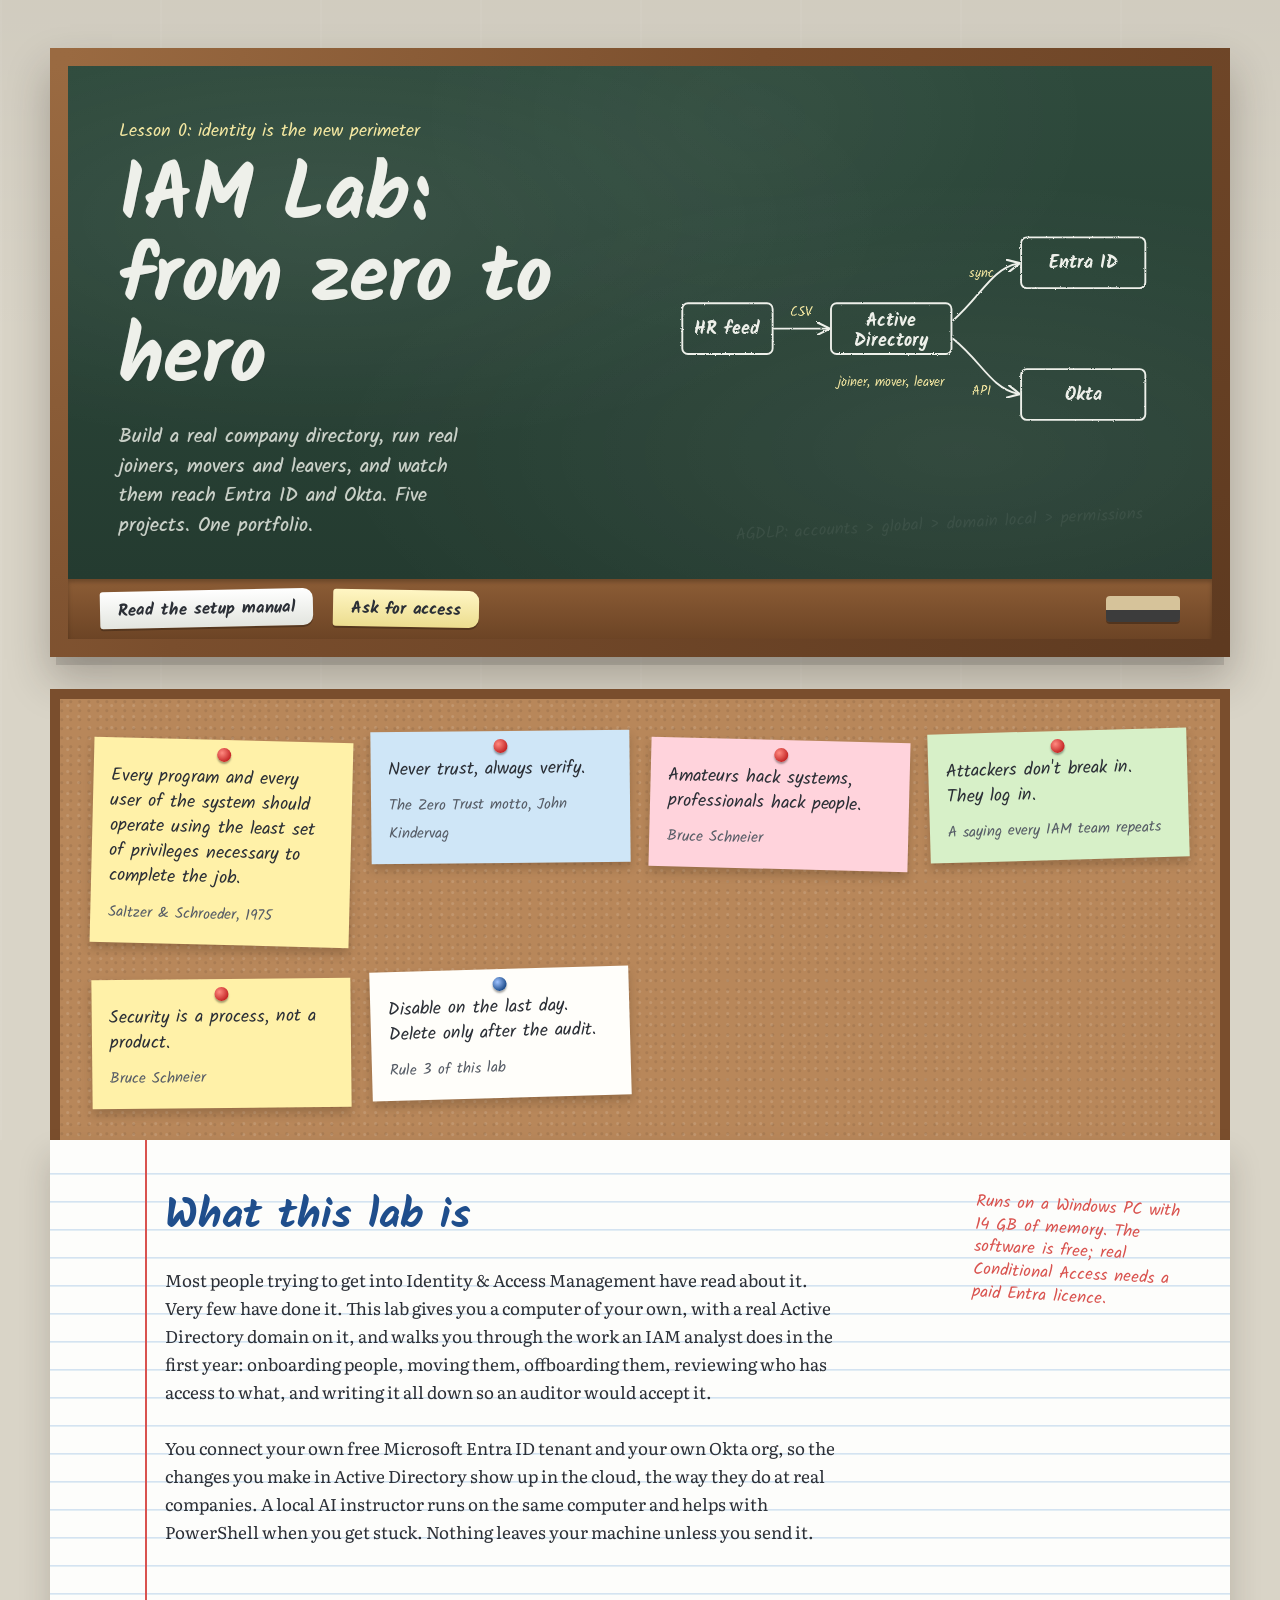
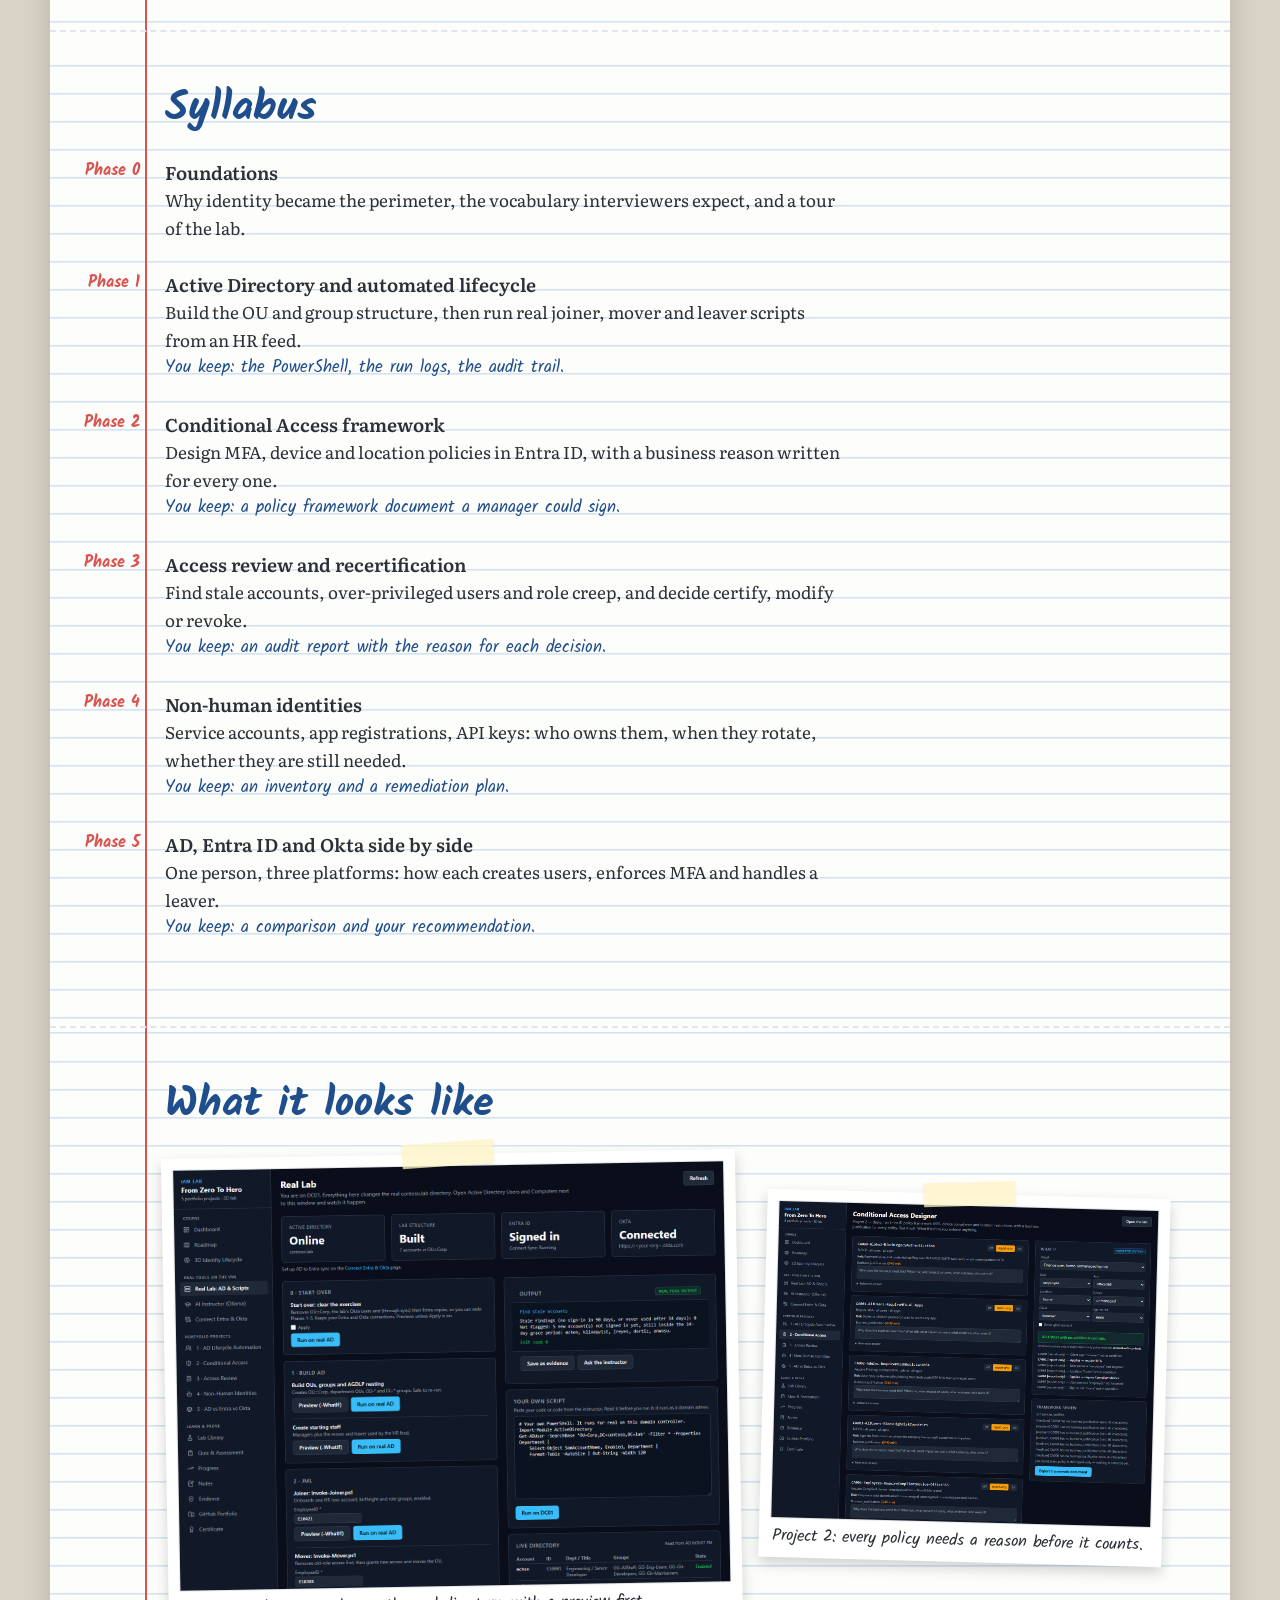
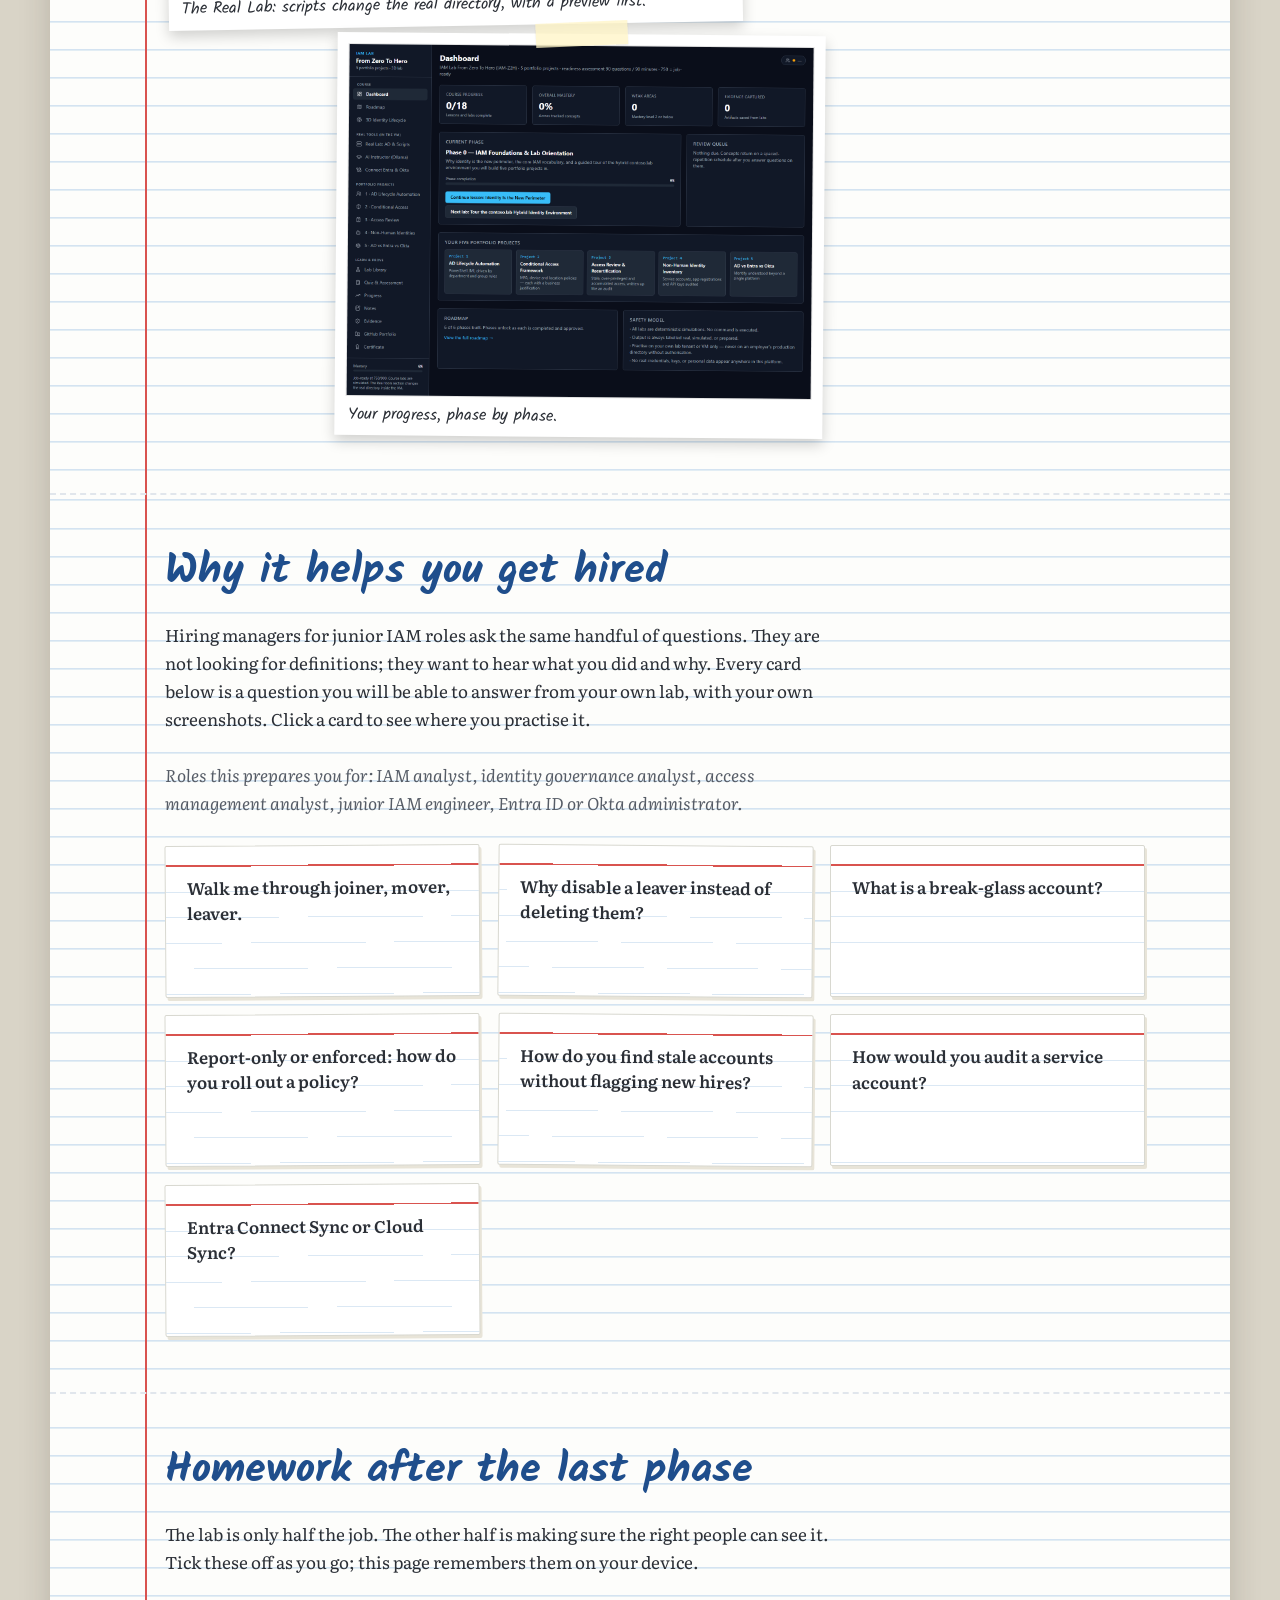
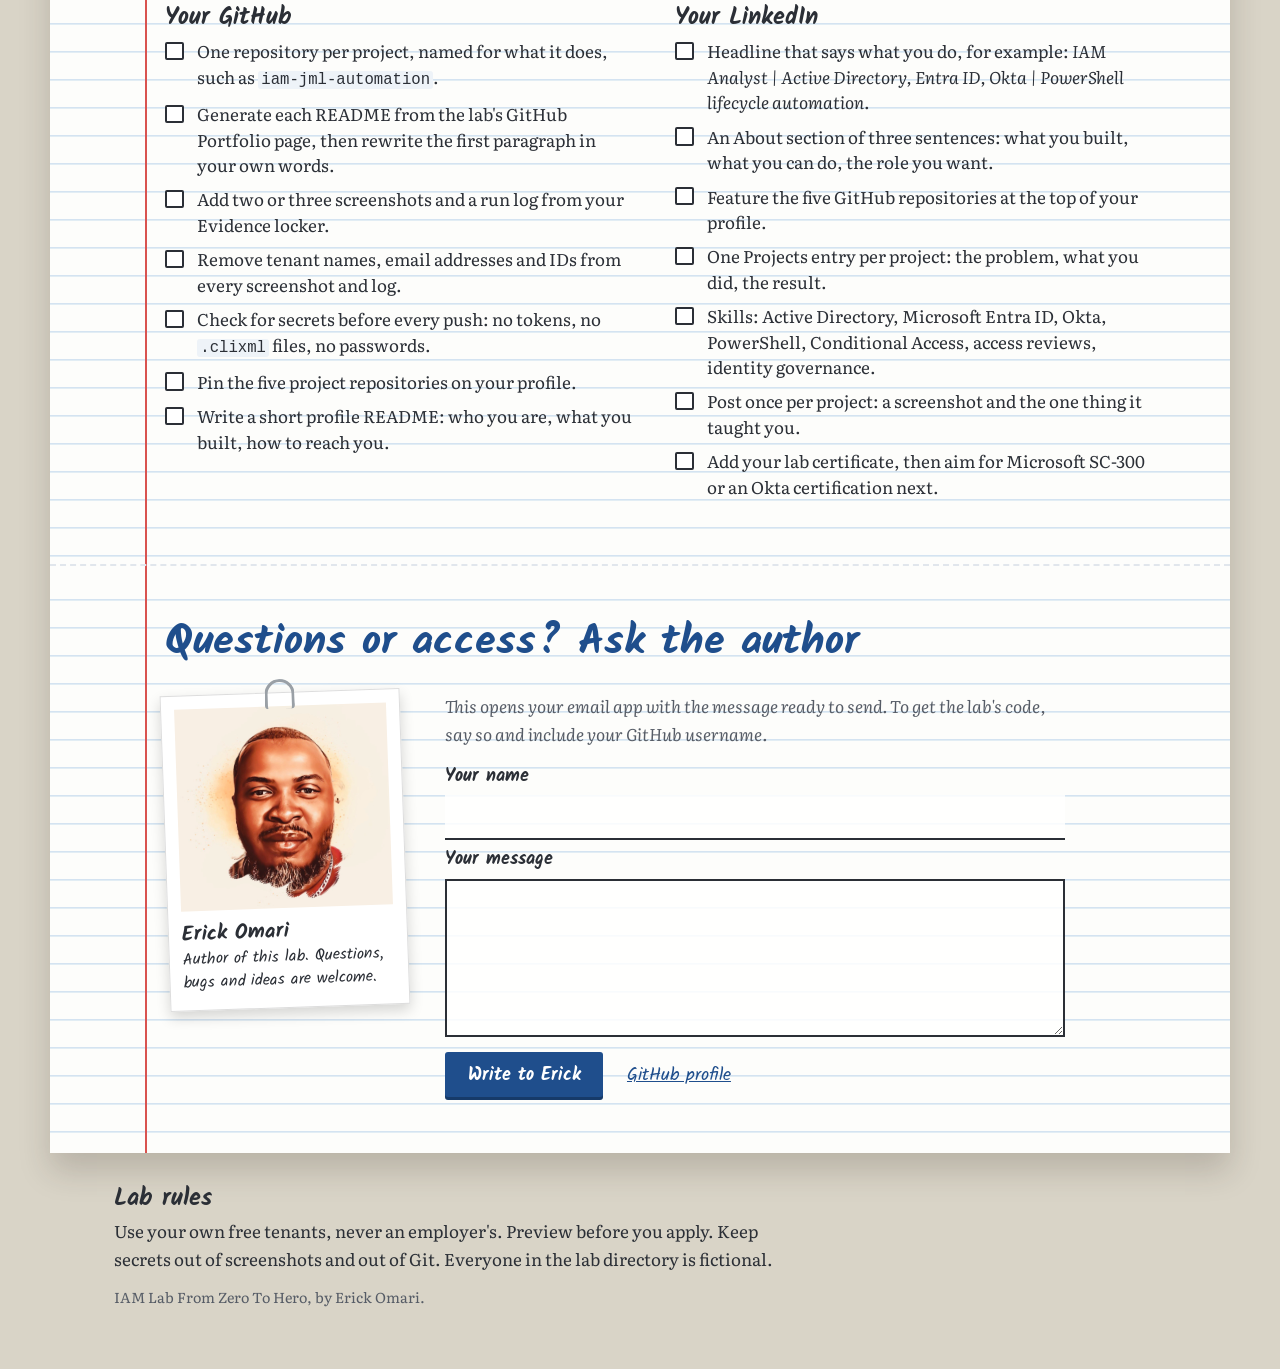
<file: index.html>
<!doctype html>
<html lang="en">
<head>
  <meta charset="utf-8" />
  <meta name="viewport" content="width=device-width, initial-scale=1" />
  <title>IAM Lab From Zero To Hero</title>
  <meta name="description" content="A hands-on Identity and Access Management lab: real Active Directory, Entra ID and Okta, five portfolio projects, and a path to your first IAM job." />
  <link rel="icon" href="img/favicon.svg" type="image/svg+xml" />
  <link rel="preconnect" href="https://fonts.googleapis.com" />
  <link rel="preconnect" href="https://fonts.gstatic.com" crossorigin />
  <link href="https://fonts.googleapis.com/css2?family=Kalam:wght@300;400;700&family=Literata:ital,opsz,wght@0,7..72,400;0,7..72,600;1,7..72,400&display=swap" rel="stylesheet" />
  <link rel="stylesheet" href="styles.css" />
</head>
<body>
  <a class="skip" href="#main">Skip to the lesson</a>

  <!-- The classroom wall: the one loud thing on the page -->
  <header class="wall">
    <div class="board">
      <div class="board__surface">
        <p class="board__date">Lesson 0: identity is the new perimeter</p>
        <h1 id="board-title" class="chalk chalk--title"><span class="write">IAM Lab:</span> <span class="write write--2">from zero to hero</span></h1>
        <p id="board-sub" class="chalk board__sub">
          Build a real company directory, run real joiners, movers and leavers,
          and watch them reach Entra ID and Okta. Five projects. One portfolio.
        </p>

        <svg class="board__diagram" viewBox="0 0 520 250" aria-hidden="true">
          <defs>
            <filter id="chalky" x="-5%" y="-5%" width="110%" height="110%">
              <feTurbulence type="fractalNoise" baseFrequency="0.9" numOctaves="2" seed="3" />
              <feDisplacementMap in="SourceGraphic" scale="2.2" />
            </filter>
            <marker id="tip" viewBox="0 0 10 10" refX="8" refY="5" markerWidth="7" markerHeight="7" orient="auto">
              <path d="M0 0 L10 5 L0 10" fill="none" stroke="#eef0ea" stroke-width="1.6" />
            </marker>
          </defs>
          <g filter="url(#chalky)" fill="none" stroke="#eef0ea" stroke-width="2" stroke-linecap="round">
            <rect x="12" y="98" width="96" height="54" rx="6" />
            <rect x="170" y="98" width="128" height="54" rx="6" />
            <rect x="372" y="28" width="132" height="54" rx="6" />
            <rect x="372" y="168" width="132" height="54" rx="6" />
            <path d="M110 125 L166 125" marker-end="url(#tip)" />
            <path d="M300 116 C330 90, 340 62, 368 56" marker-end="url(#tip)" />
            <path d="M300 136 C330 160, 340 188, 368 194" marker-end="url(#tip)" />
          </g>
          <g class="chalk-svg-text" filter="url(#chalky)">
            <text x="60" y="131" text-anchor="middle">HR feed</text>
            <text x="234" y="122" text-anchor="middle">Active</text>
            <text x="234" y="143" text-anchor="middle">Directory</text>
            <text x="438" y="61" text-anchor="middle">Entra ID</text>
            <text x="438" y="201" text-anchor="middle">Okta</text>
            <text x="138" y="112" text-anchor="middle" class="tiny">CSV</text>
            <text x="330" y="70" text-anchor="middle" class="tiny">sync</text>
            <text x="330" y="196" text-anchor="middle" class="tiny">API</text>
            <text x="234" y="186" text-anchor="middle" class="tiny">joiner, mover, leaver</text>
          </g>
        </svg>
      </div>
      <div class="board__tray">
        <a class="chalkstick" href="manual.html">Read the setup manual</a>
        <a class="chalkstick chalkstick--yellow" href="#contact-title">Ask for access</a>
        <span class="eraser" aria-hidden="true"></span>
      </div>
    </div>

    <!-- Corkboard of quotes -->
    <section class="cork" aria-labelledby="quotes-title">
      <h2 id="quotes-title" class="visually-hidden">Words to remember</h2>
      <figure class="note note--yellow">
        <blockquote>Every program and every user of the system should operate using the least set of privileges necessary to complete the job.</blockquote>
        <figcaption>Saltzer &amp; Schroeder, 1975</figcaption>
      </figure>
      <figure class="note note--blue">
        <blockquote>Never trust, always verify.</blockquote>
        <figcaption>The Zero Trust motto, John Kindervag</figcaption>
      </figure>
      <figure class="note note--pink">
        <blockquote>Amateurs hack systems, professionals hack people.</blockquote>
        <figcaption>Bruce Schneier</figcaption>
      </figure>
      <figure class="note note--green">
        <blockquote>Attackers don't break in. They log in.</blockquote>
        <figcaption>A saying every IAM team repeats</figcaption>
      </figure>
      <figure class="note note--yellow">
        <blockquote>Security is a process, not a product.</blockquote>
        <figcaption>Bruce Schneier</figcaption>
      </figure>
      <figure class="note note--white">
        <blockquote>Disable on the last day. Delete only after the audit.</blockquote>
        <figcaption>Rule 3 of this lab</figcaption>
      </figure>
    </section>
  </header>

  <main id="main" class="book">

    <!-- What the course is -->
    <section class="page" aria-labelledby="about-title">
      <h2 id="about-title" class="hand">What this lab is</h2>
      <p>
        Most people trying to get into Identity &amp; Access Management have read about it.
        Very few have done it. This lab gives you a computer of your own, with a real
        Active Directory domain on it, and walks you through the work an IAM analyst does
        in the first year: onboarding people, moving them, offboarding them, reviewing who
        has access to what, and writing it all down so an auditor would accept it.
      </p>
      <p>
        You connect your own free Microsoft Entra ID tenant and your own Okta org, so the
        changes you make in Active Directory show up in the cloud, the way they do at real
        companies. A local AI instructor runs on the same computer and helps with PowerShell
        when you get stuck. Nothing leaves your machine unless you send it.
      </p>
      <aside class="margin-note">Runs on a Windows PC with 14&nbsp;GB of memory. The software is free; real Conditional Access needs a paid Entra licence.</aside>
    </section>

    <!-- Syllabus: a real sequence, so it is numbered -->
    <section class="page" aria-labelledby="syllabus-title">
      <h2 id="syllabus-title" class="hand">Syllabus</h2>
      <ol class="syllabus">
        <li value="0">
          <h3>Foundations</h3>
          <p>Why identity became the perimeter, the vocabulary interviewers expect, and a tour of the lab.</p>
        </li>
        <li value="1">
          <h3>Active Directory and automated lifecycle</h3>
          <p>Build the OU and group structure, then run real joiner, mover and leaver scripts from an HR feed.</p>
          <p class="proof">You keep: the PowerShell, the run logs, the audit trail.</p>
        </li>
        <li value="2">
          <h3>Conditional Access framework</h3>
          <p>Design MFA, device and location policies in Entra ID, with a business reason written for every one.</p>
          <p class="proof">You keep: a policy framework document a manager could sign.</p>
        </li>
        <li value="3">
          <h3>Access review and recertification</h3>
          <p>Find stale accounts, over-privileged users and role creep, and decide certify, modify or revoke.</p>
          <p class="proof">You keep: an audit report with the reason for each decision.</p>
        </li>
        <li value="4">
          <h3>Non-human identities</h3>
          <p>Service accounts, app registrations, API keys: who owns them, when they rotate, whether they are still needed.</p>
          <p class="proof">You keep: an inventory and a remediation plan.</p>
        </li>
        <li value="5">
          <h3>AD, Entra ID and Okta side by side</h3>
          <p>One person, three platforms: how each creates users, enforces MFA and handles a leaver.</p>
          <p class="proof">You keep: a comparison and your recommendation.</p>
        </li>
      </ol>
    </section>

    <!-- Real screenshots, taped in -->
    <section class="page page--photos" aria-labelledby="photos-title">
      <h2 id="photos-title" class="hand">What it looks like</h2>
      <div class="photos">
        <figure class="photo photo--a">
          <img src="img/04-real-lab.png" alt="The Real Lab page: live status of Active Directory, Entra ID and Okta, the script catalog and real PowerShell output" loading="lazy" width="1440" height="1100" />
          <figcaption>The Real Lab: scripts change the real directory, with a preview first.</figcaption>
        </figure>
        <figure class="photo photo--b">
          <img src="img/07-conditional-access.png" alt="The Conditional Access designer with policies, business justifications and a what-if test" loading="lazy" width="1440" height="1200" />
          <figcaption>Project 2: every policy needs a reason before it counts.</figcaption>
        </figure>
        <figure class="photo photo--c">
          <img src="img/02-dashboard.png" alt="The course dashboard showing progress and the five portfolio projects" loading="lazy" width="1440" height="1100" />
          <figcaption>Your progress, phase by phase.</figcaption>
        </figure>
      </div>
    </section>

    <!-- Hiring: flashcards -->
    <section class="page" aria-labelledby="hire-title">
      <h2 id="hire-title" class="hand">Why it helps you get hired</h2>
      <p>
        Hiring managers for junior IAM roles ask the same handful of questions. They are
        not looking for definitions; they want to hear what you did and why. Every card
        below is a question you will be able to answer from your own lab, with your own
        screenshots. Click a card to see where you practise it.
      </p>
      <p class="roles">
        Roles this prepares you for: IAM analyst, identity governance analyst,
        access management analyst, junior IAM engineer, Entra ID or Okta administrator.
      </p>
      <ul class="cards">
        <li><button class="card" aria-expanded="false">
          <span class="card__q">Walk me through joiner, mover, leaver.</span>
          <span class="card__a">Phase 1. You will have run all three, from an HR row to Entra and Okta, and can show the log.</span>
        </button></li>
        <li><button class="card" aria-expanded="false">
          <span class="card__q">Why disable a leaver instead of deleting them?</span>
          <span class="card__a">Phase 1 and 5. Evidence for audits, a way back for rehires, and how each platform treats it.</span>
        </button></li>
        <li><button class="card" aria-expanded="false">
          <span class="card__q">What is a break-glass account?</span>
          <span class="card__a">Phase 2. Why it is cloud-only, excluded from Conditional Access, and watched closely.</span>
        </button></li>
        <li><button class="card" aria-expanded="false">
          <span class="card__q">Report-only or enforced: how do you roll out a policy?</span>
          <span class="card__a">Phase 2. Measure the blast radius first, start with admins, then widen.</span>
        </button></li>
        <li><button class="card" aria-expanded="false">
          <span class="card__q">How do you find stale accounts without flagging new hires?</span>
          <span class="card__a">Phase 3. A grace period for accounts that have never signed in.</span>
        </button></li>
        <li><button class="card" aria-expanded="false">
          <span class="card__q">How would you audit a service account?</span>
          <span class="card__a">Phase 4. Owner, last use, credential age, permissions, and whether it is still needed.</span>
        </button></li>
        <li><button class="card" aria-expanded="false">
          <span class="card__q">Entra Connect Sync or Cloud Sync?</span>
          <span class="card__a">Setup and Phase 5. You hit the difference for real in this lab.</span>
        </button></li>
      </ul>
    </section>

    <!-- Homework: checklists -->
    <section class="page" aria-labelledby="hw-title">
      <h2 id="hw-title" class="hand">Homework after the last phase</h2>
      <p>The lab is only half the job. The other half is making sure the right people can see it. Tick these off as you go; this page remembers them on your device.</p>

      <div class="homework">
        <fieldset class="checklist" data-list="github">
          <legend class="hand">Your GitHub</legend>
          <label><input type="checkbox" /><span>One repository per project, named for what it does, such as <code>iam-jml-automation</code>.</span></label>
          <label><input type="checkbox" /><span>Generate each README from the lab's GitHub Portfolio page, then rewrite the first paragraph in your own words.</span></label>
          <label><input type="checkbox" /><span>Add two or three screenshots and a run log from your Evidence locker.</span></label>
          <label><input type="checkbox" /><span>Remove tenant names, email addresses and IDs from every screenshot and log.</span></label>
          <label><input type="checkbox" /><span>Check for secrets before every push: no tokens, no <code>.clixml</code> files, no passwords.</span></label>
          <label><input type="checkbox" /><span>Pin the five project repositories on your profile.</span></label>
          <label><input type="checkbox" /><span>Write a short profile README: who you are, what you built, how to reach you.</span></label>
        </fieldset>

        <fieldset class="checklist" data-list="linkedin">
          <legend class="hand">Your LinkedIn</legend>
          <label><input type="checkbox" /><span>Headline that says what you do, for example: <em>IAM Analyst | Active Directory, Entra ID, Okta | PowerShell lifecycle automation</em>.</span></label>
          <label><input type="checkbox" /><span>An About section of three sentences: what you built, what you can do, the role you want.</span></label>
          <label><input type="checkbox" /><span>Feature the five GitHub repositories at the top of your profile.</span></label>
          <label><input type="checkbox" /><span>One Projects entry per project: the problem, what you did, the result.</span></label>
          <label><input type="checkbox" /><span>Skills: Active Directory, Microsoft Entra ID, Okta, PowerShell, Conditional Access, access reviews, identity governance.</span></label>
          <label><input type="checkbox" /><span>Post once per project: a screenshot and the one thing it taught you.</span></label>
          <label><input type="checkbox" /><span>Add your lab certificate, then aim for Microsoft SC-300 or an Okta certification next.</span></label>
        </fieldset>
      </div>
      <p class="done-stamp" hidden>Homework complete. Go apply.</p>
    </section>

    <!-- Contact -->
    <section class="page page--contact" aria-labelledby="contact-title">
      <h2 id="contact-title" class="hand">Questions or access? Ask the author</h2>
      <div class="contact">
        <figure class="idcard">
          <img src="img/author.jpg" alt="Portrait of Erick Omari" width="300" height="285" loading="lazy" />
          <figcaption>
            <strong>Erick Omari</strong>
            Author of this lab. Questions, bugs and ideas are welcome.
          </figcaption>
        </figure>

        <form class="letter" id="contact-form" novalidate>
          <p class="letter__hint">This opens your email app with the message ready to send. To get the lab's code, say so and include your GitHub username.</p>
          <label for="c-name">Your name</label>
          <input id="c-name" name="name" autocomplete="name" required />
          <label for="c-msg">Your message</label>
          <textarea id="c-msg" name="message" rows="5" required></textarea>
          <p class="letter__error" role="alert" hidden>Write your name and a message first.</p>
          <div class="letter__actions">
            <button type="submit" class="pen">Write to Erick</button>
            <a class="link" href="https://github.com/pitchiluxe">GitHub profile</a>
            <a class="link" id="linkedin-link" href="#" hidden>LinkedIn</a>
          </div>
        </form>
      </div>
    </section>
  </main>

  <footer class="rules">
    <h2 class="hand">Lab rules</h2>
    <p>Use your own free tenants, never an employer's. Preview before you apply. Keep secrets out of screenshots and out of Git. Everyone in the lab directory is fictional.</p>
    <p class="small">IAM Lab From Zero To Hero, by Erick Omari.</p>
  </footer>

  <script src="app.js"></script>
</body>
</html>
</file>
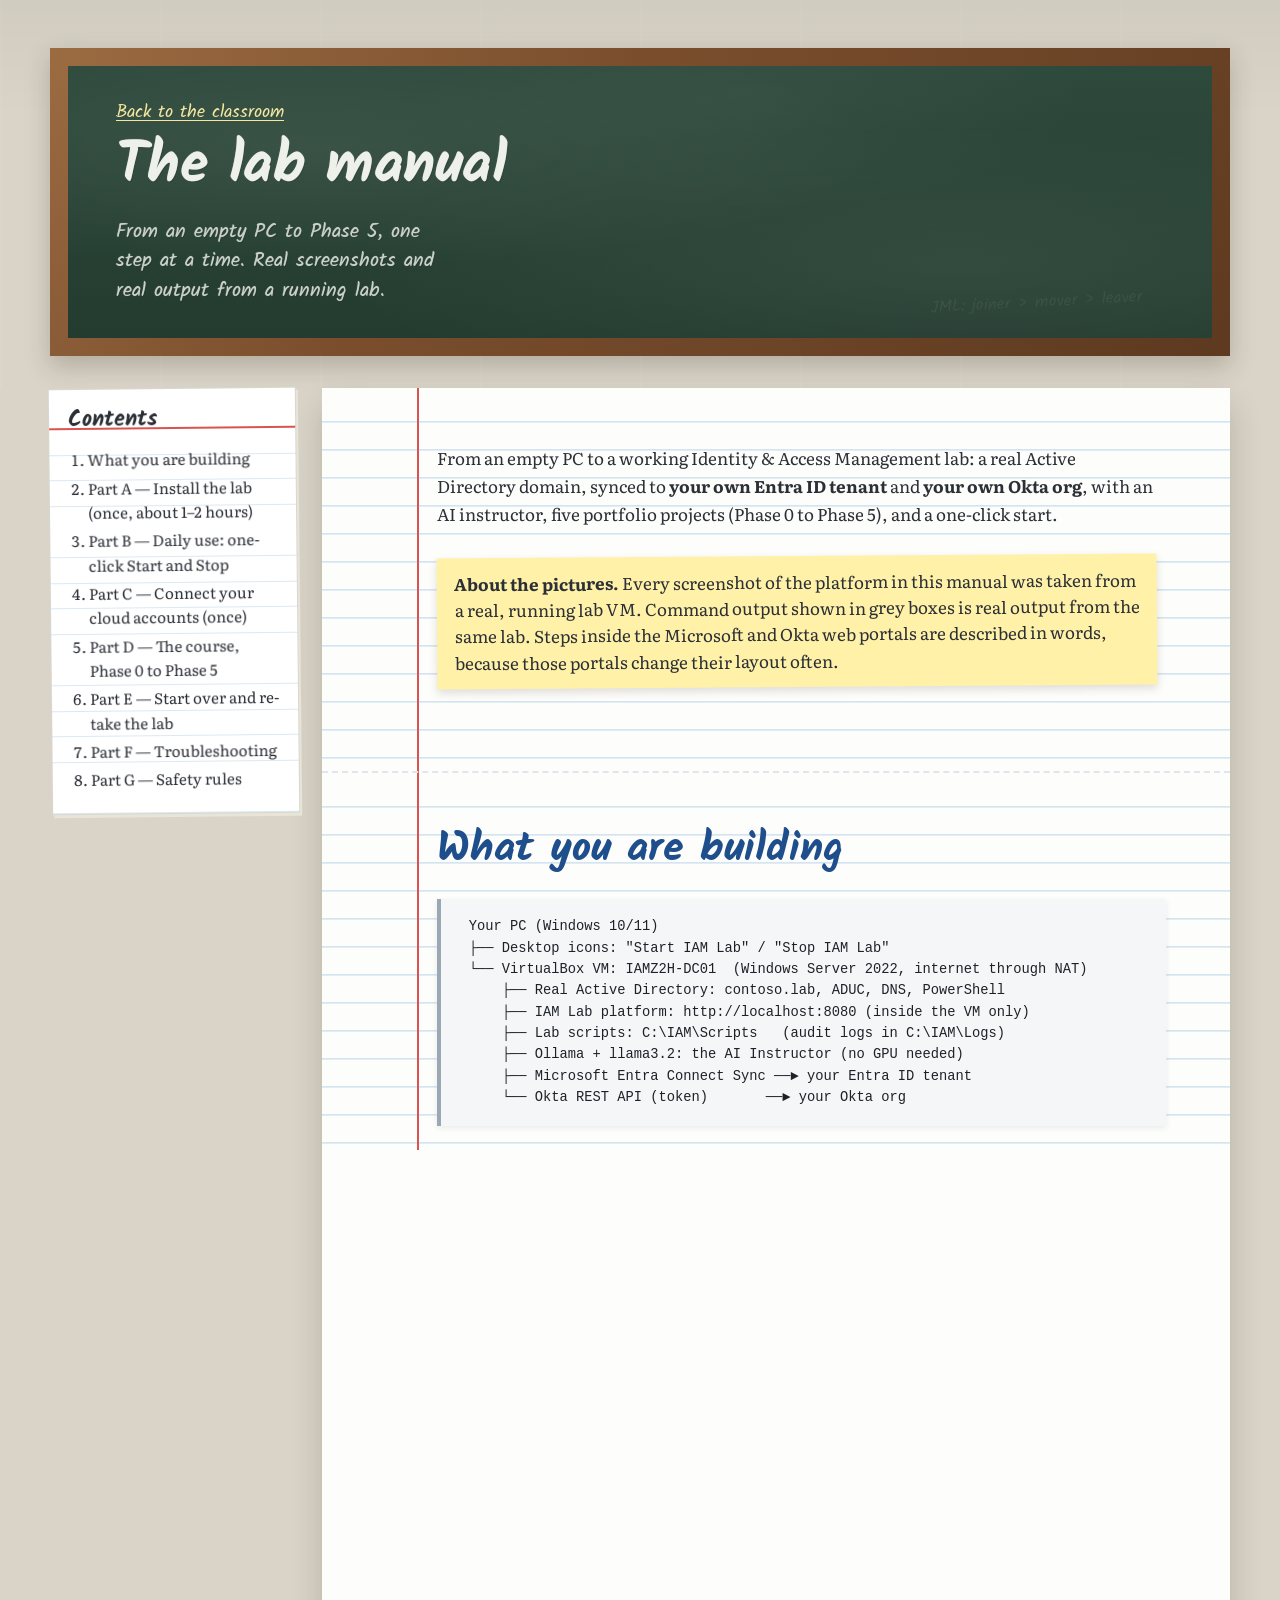
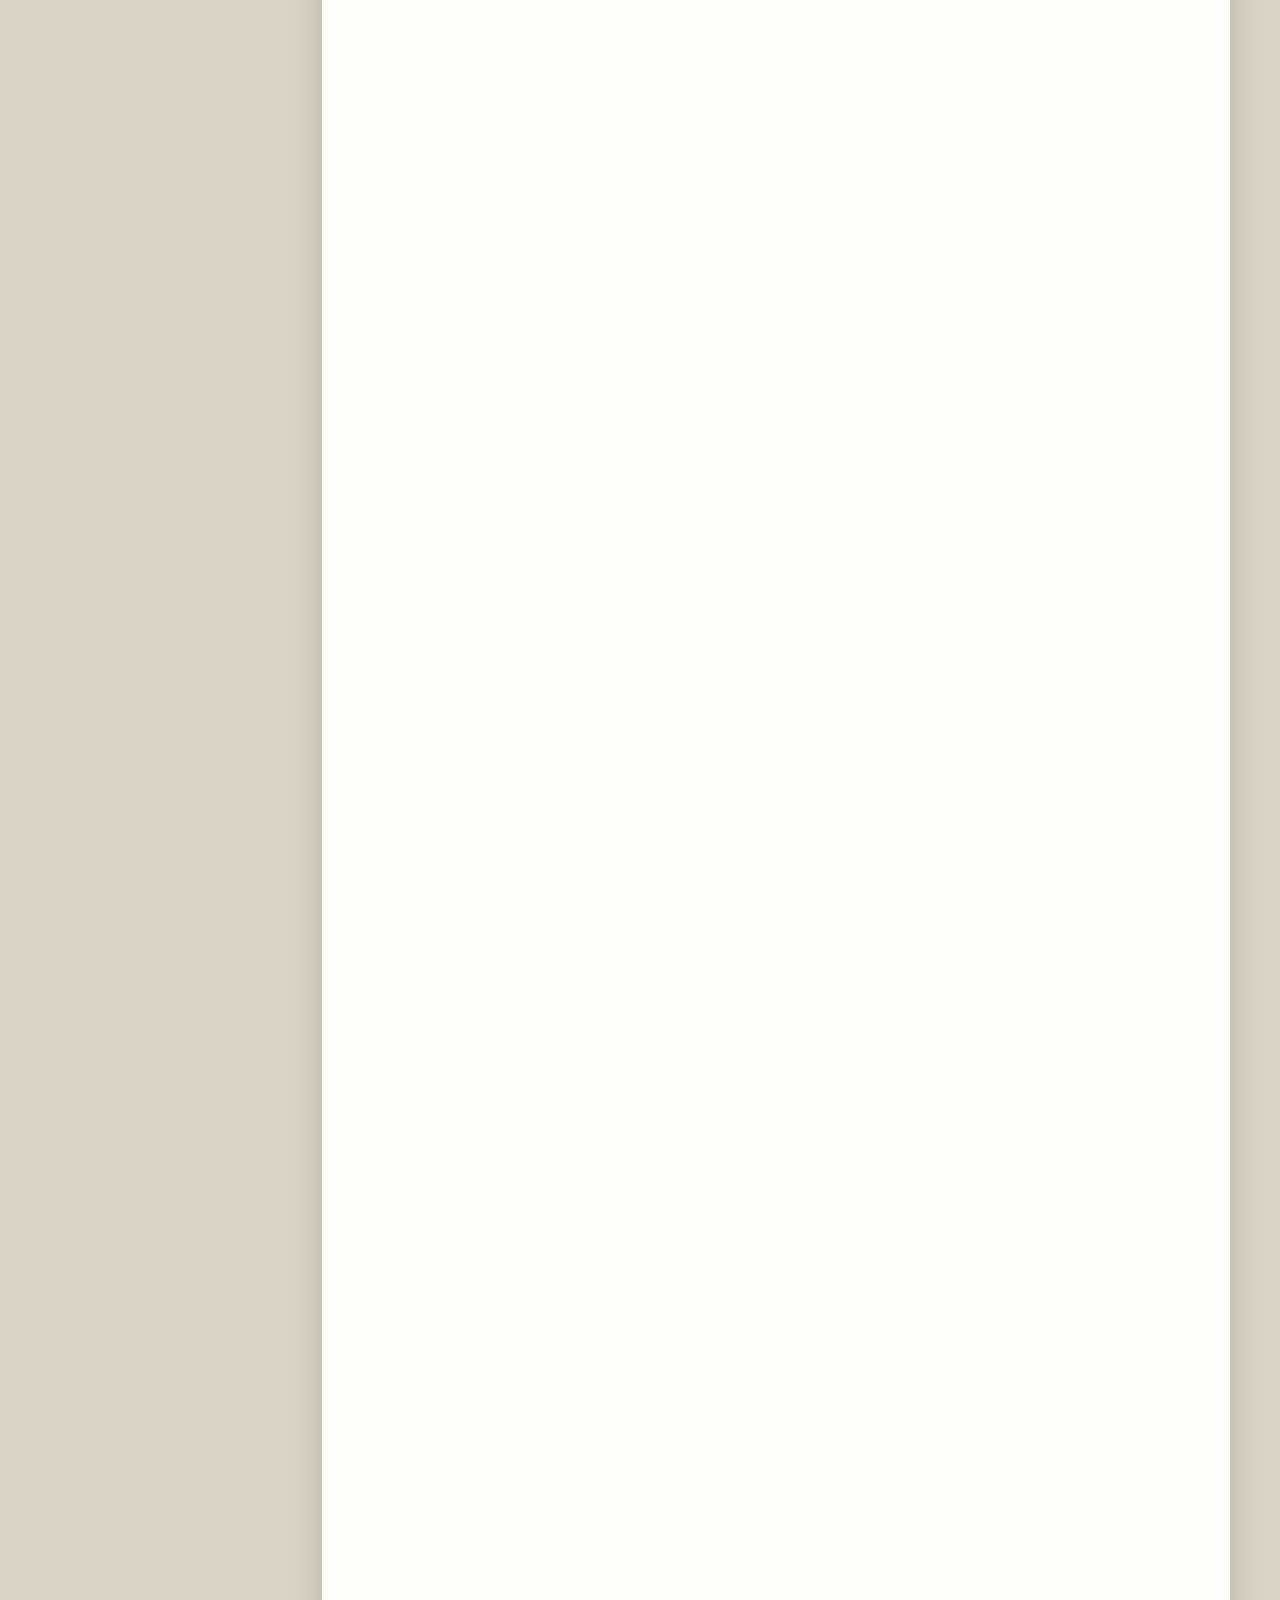
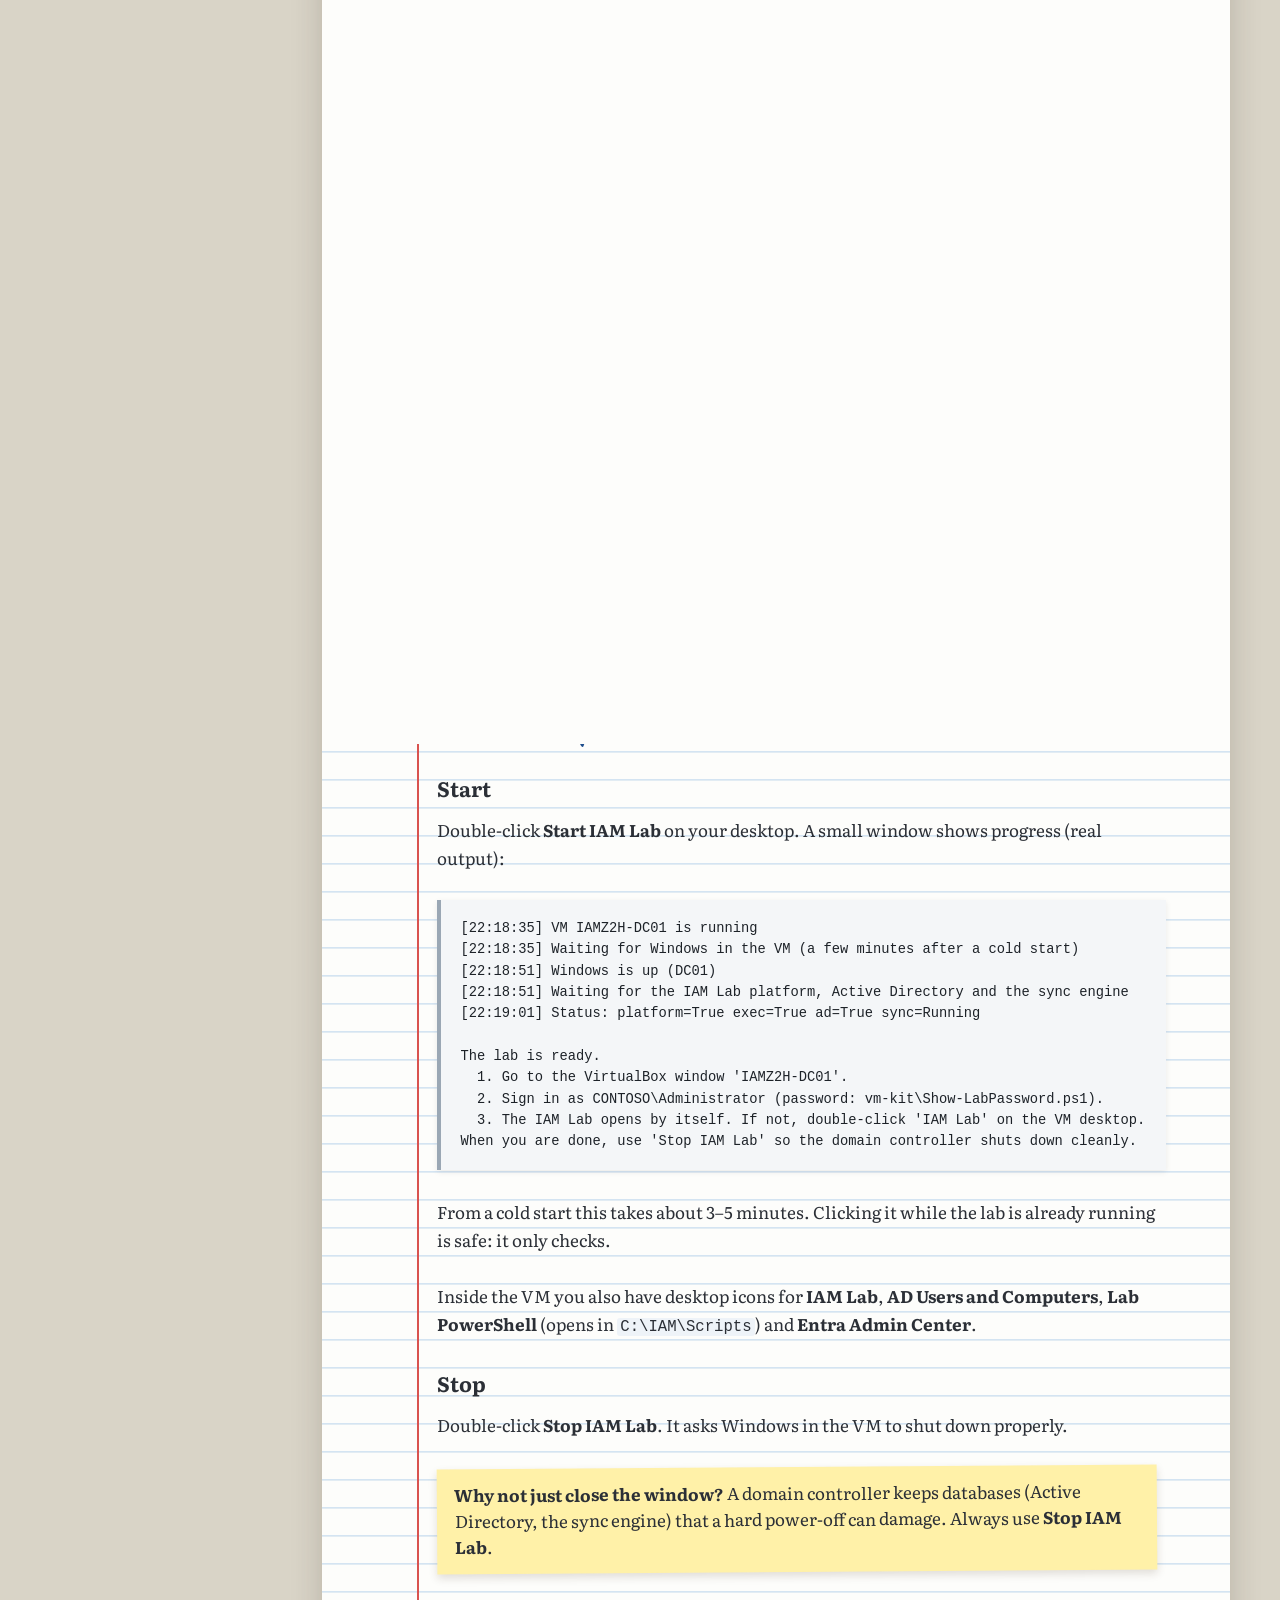
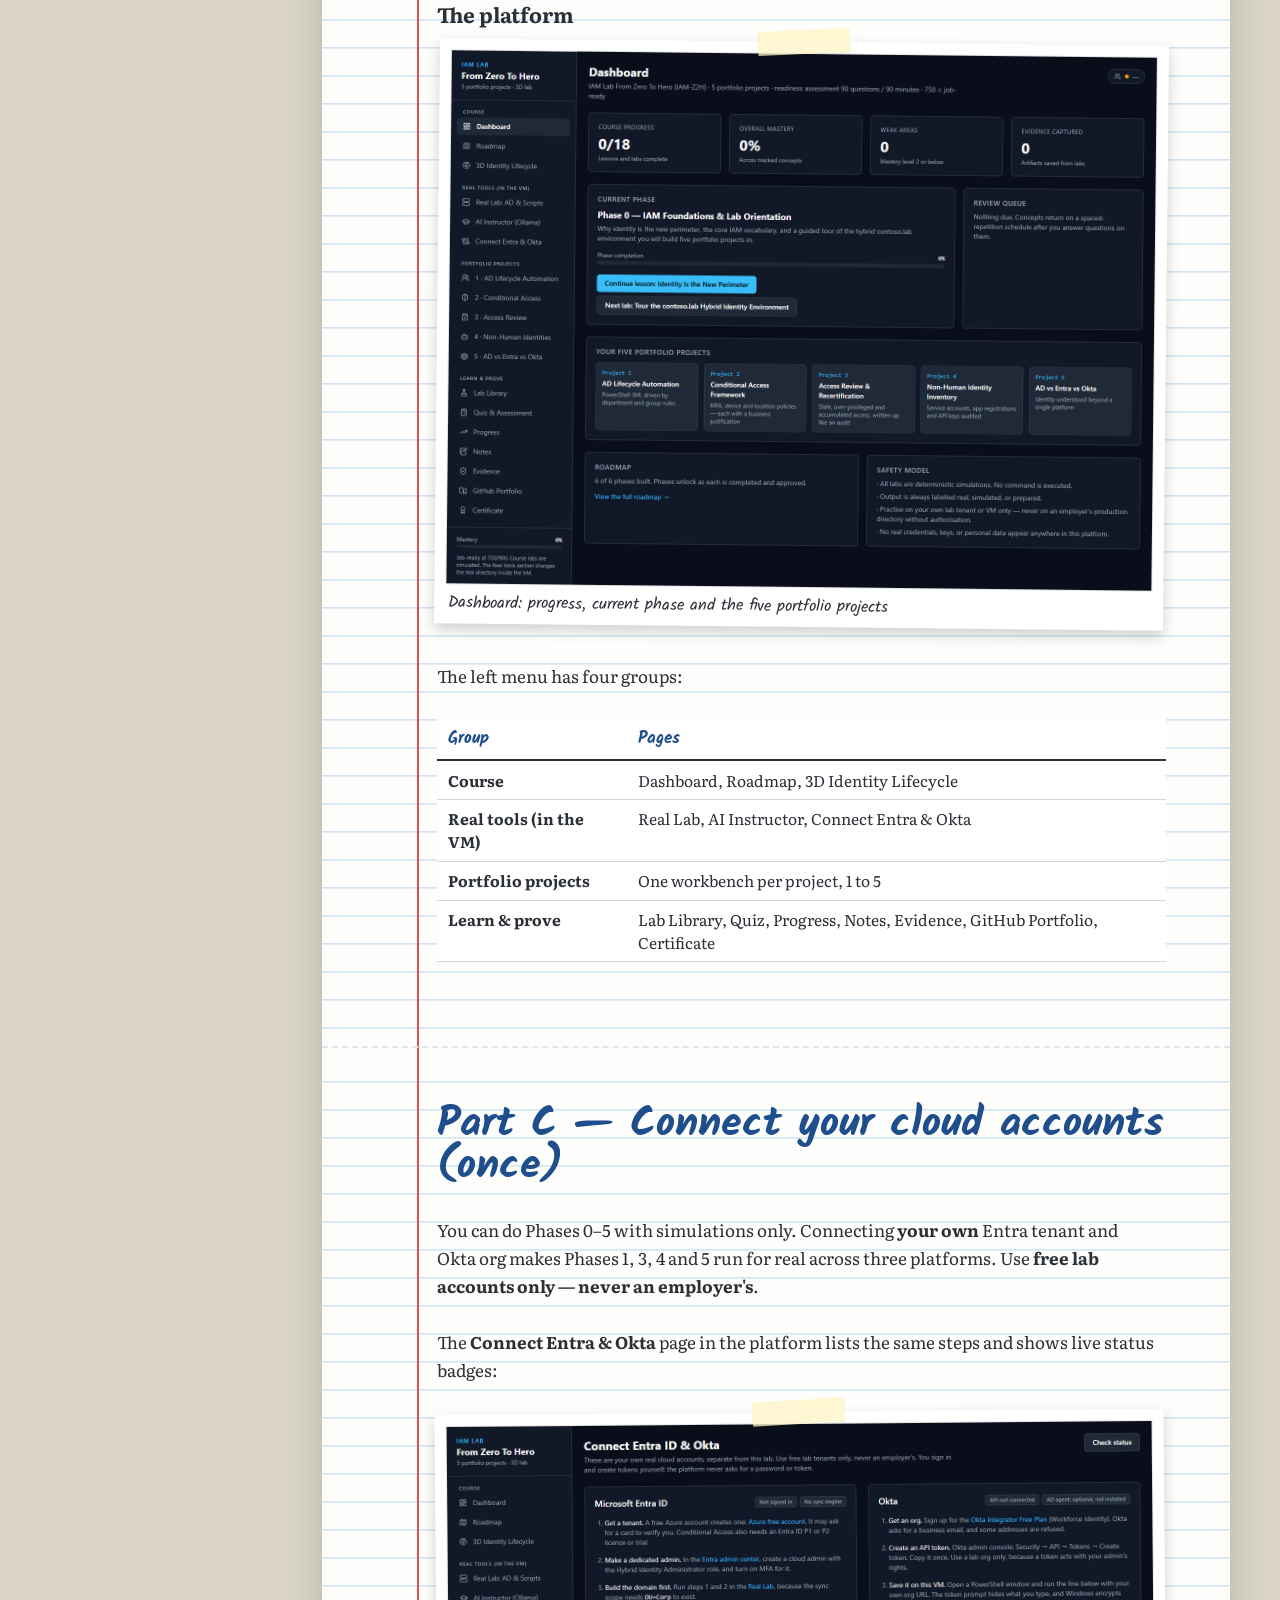
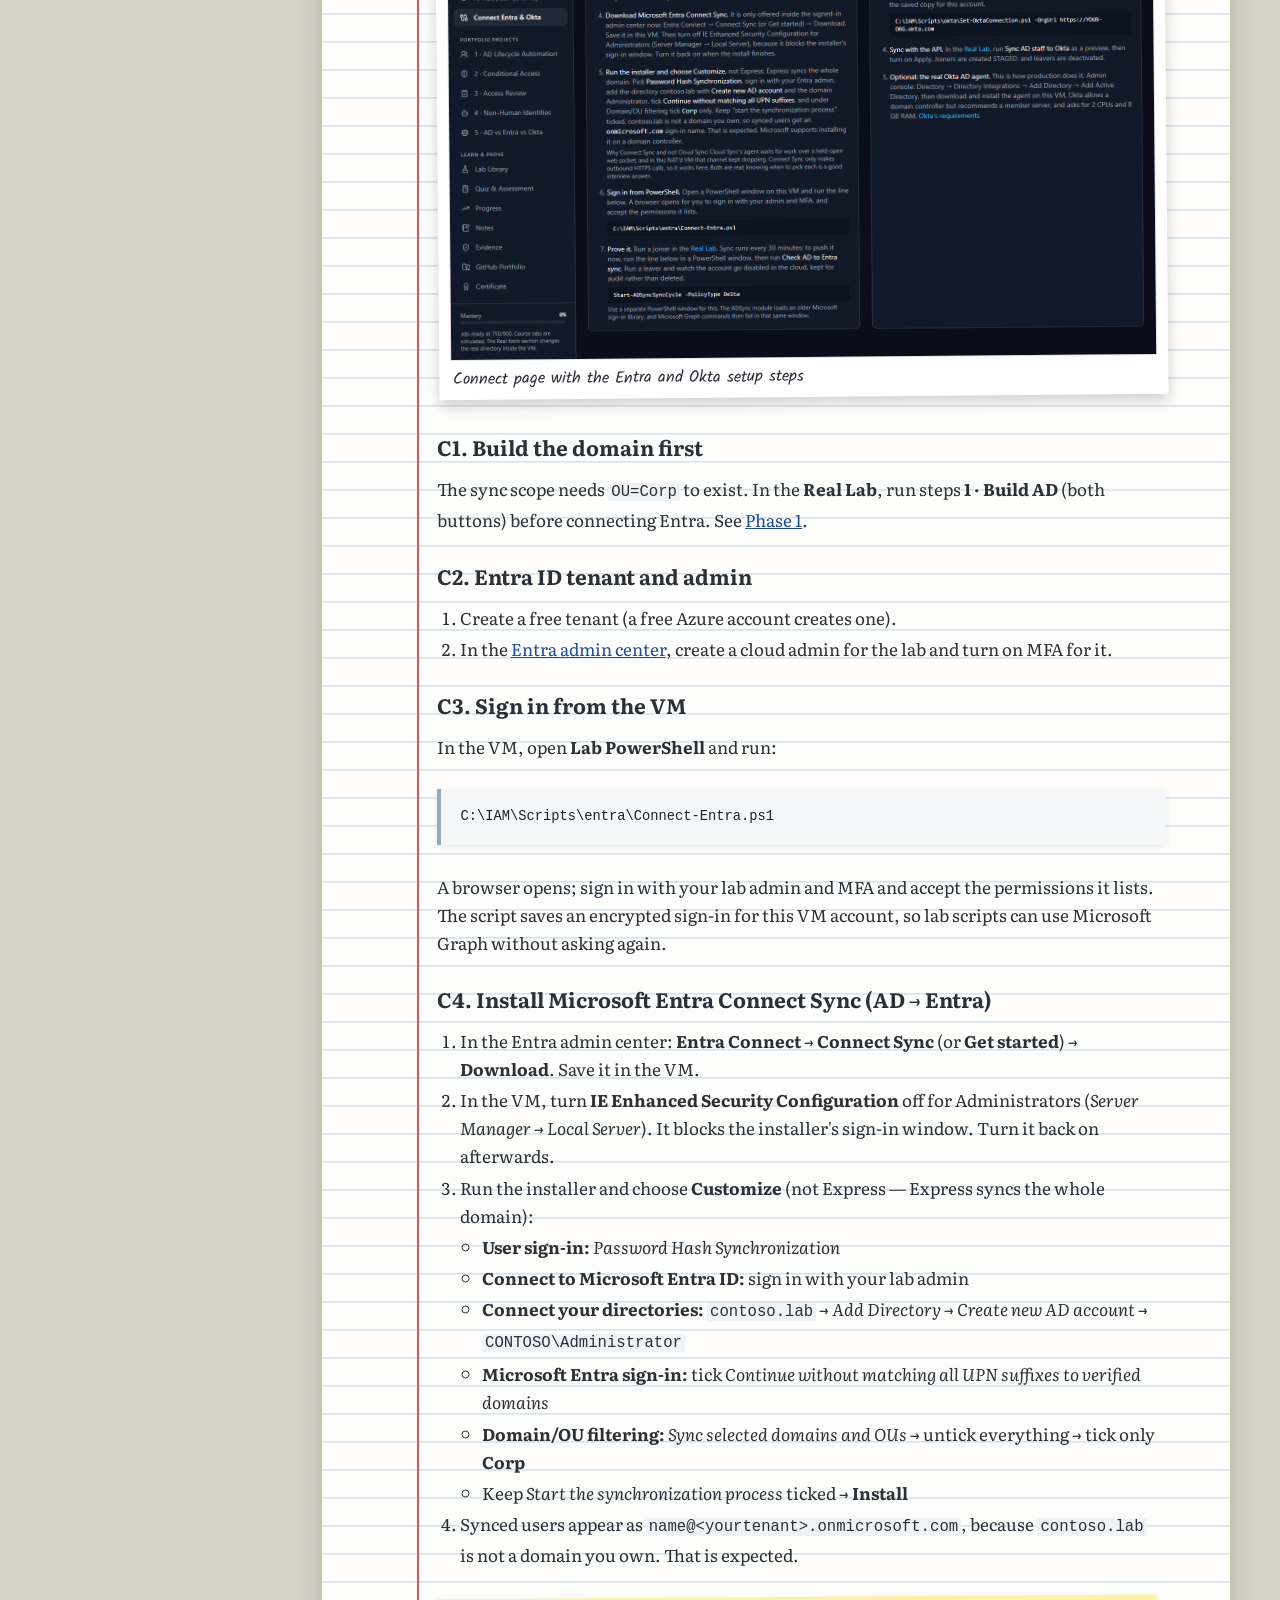
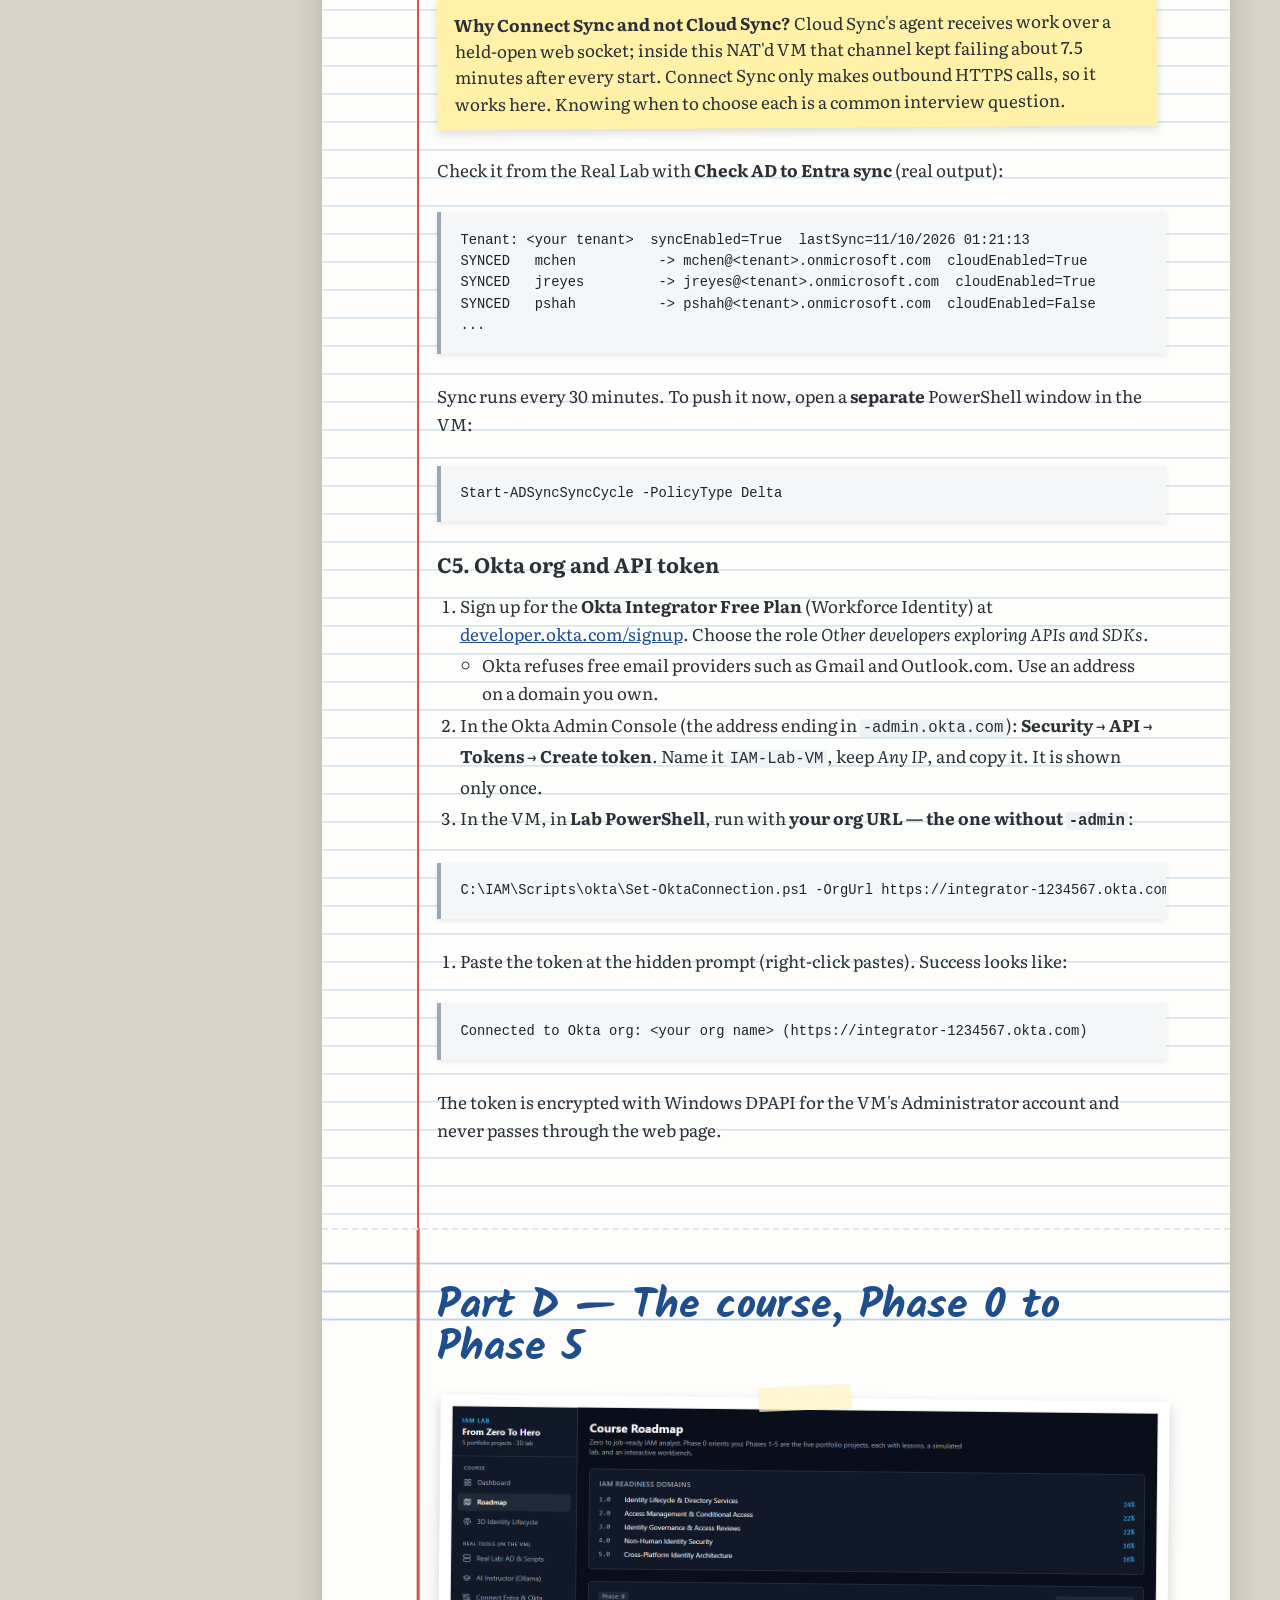
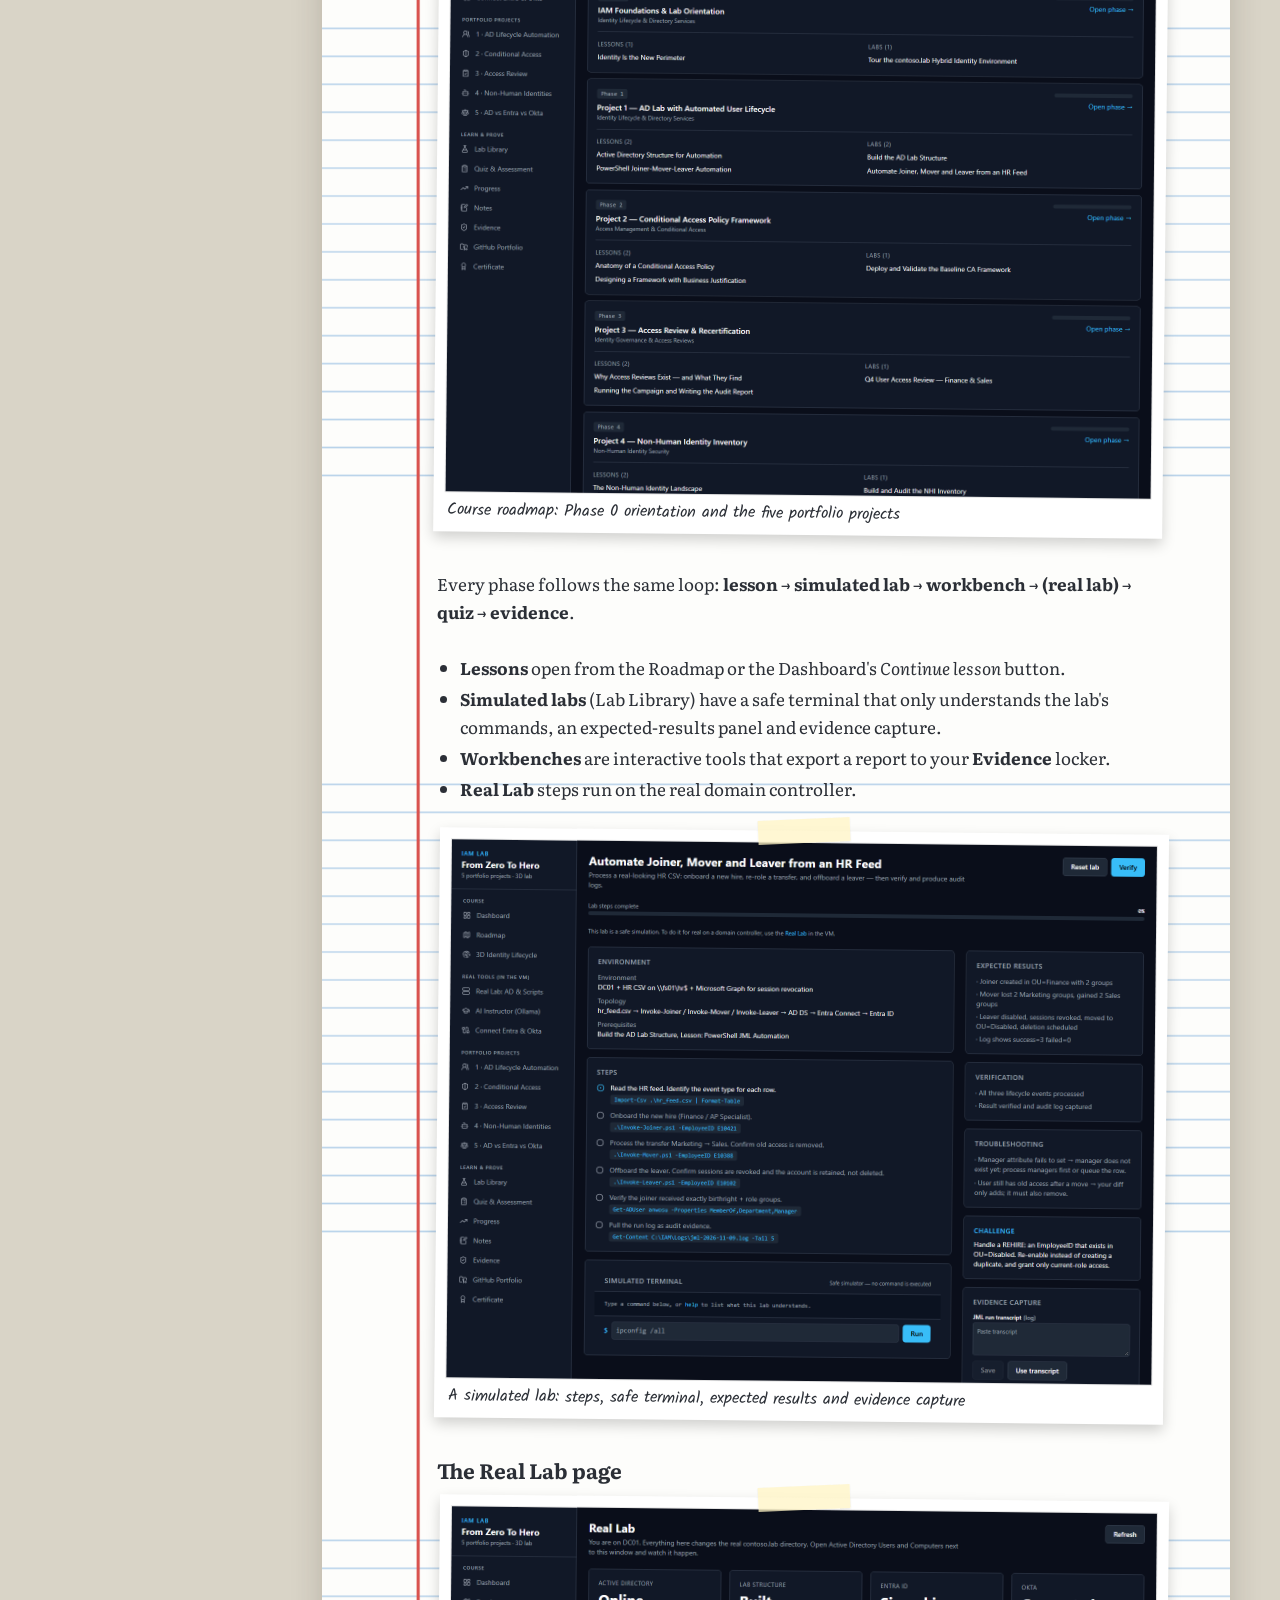
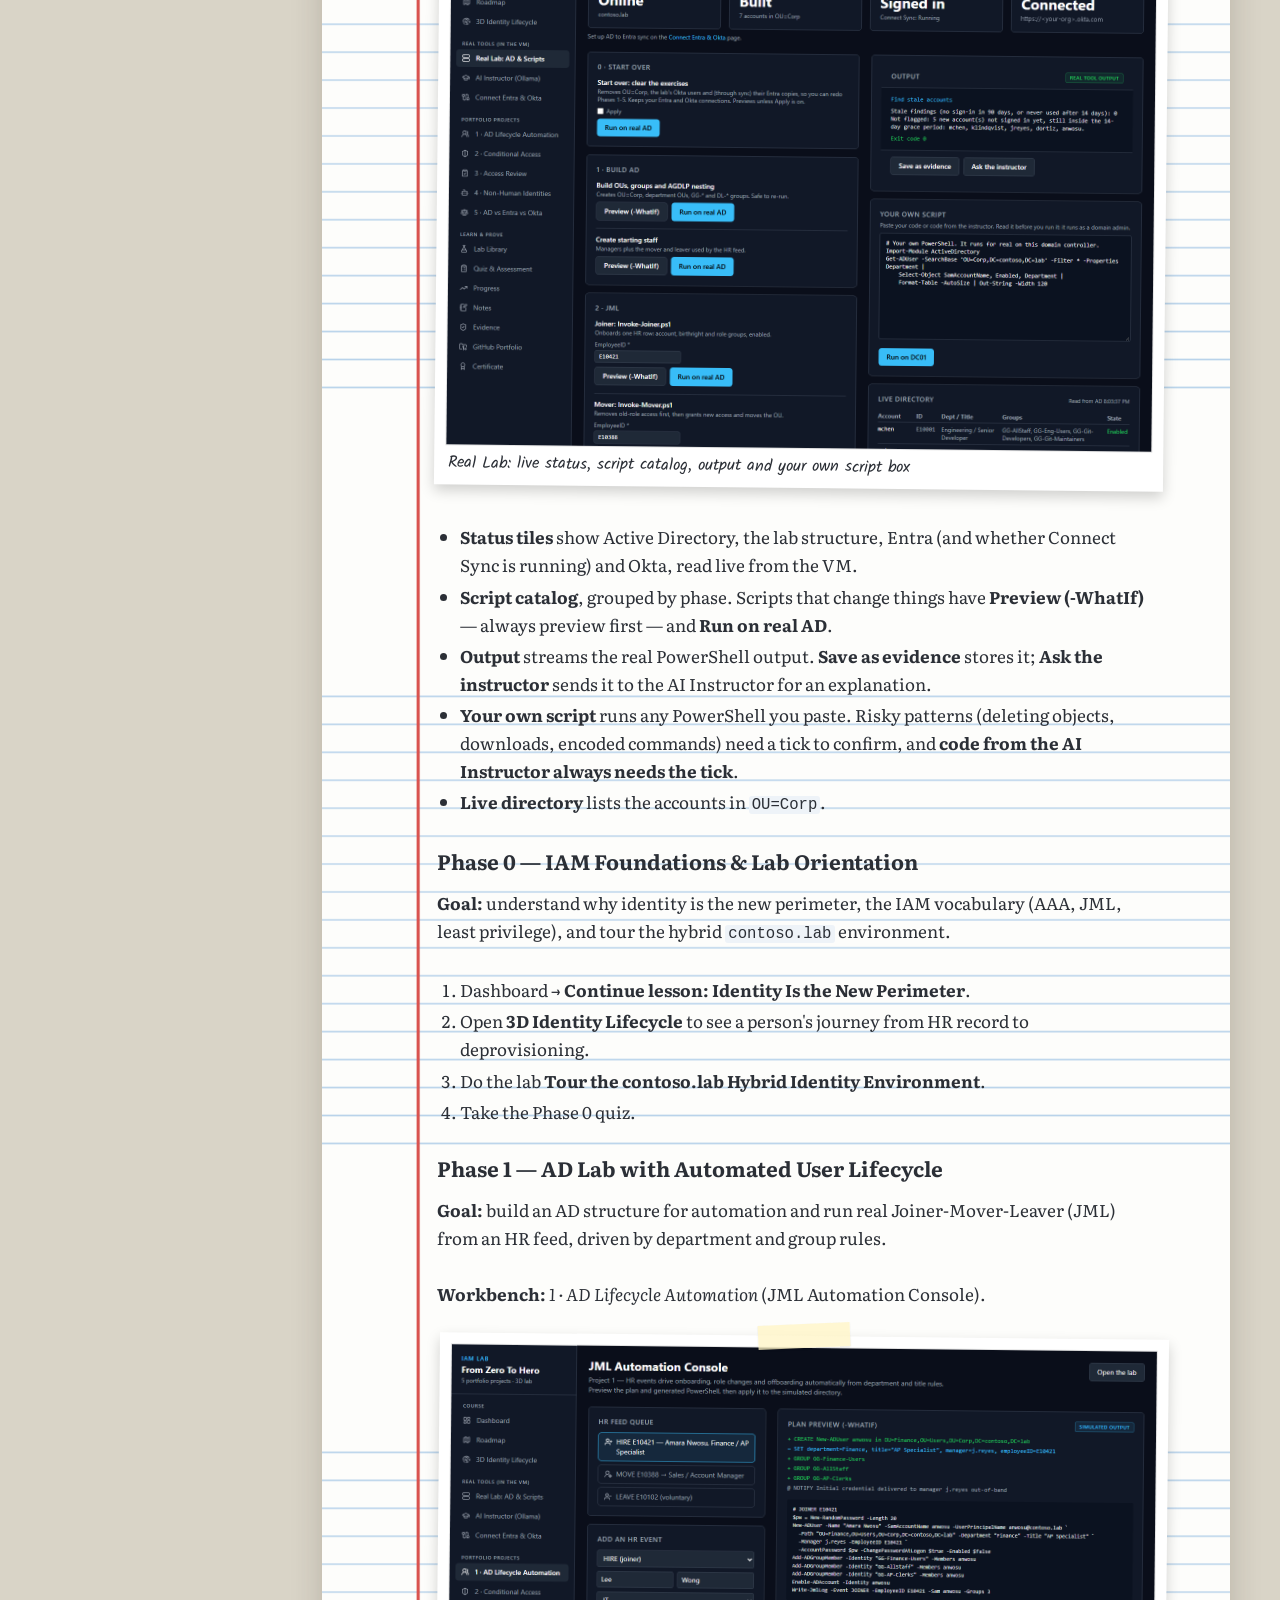
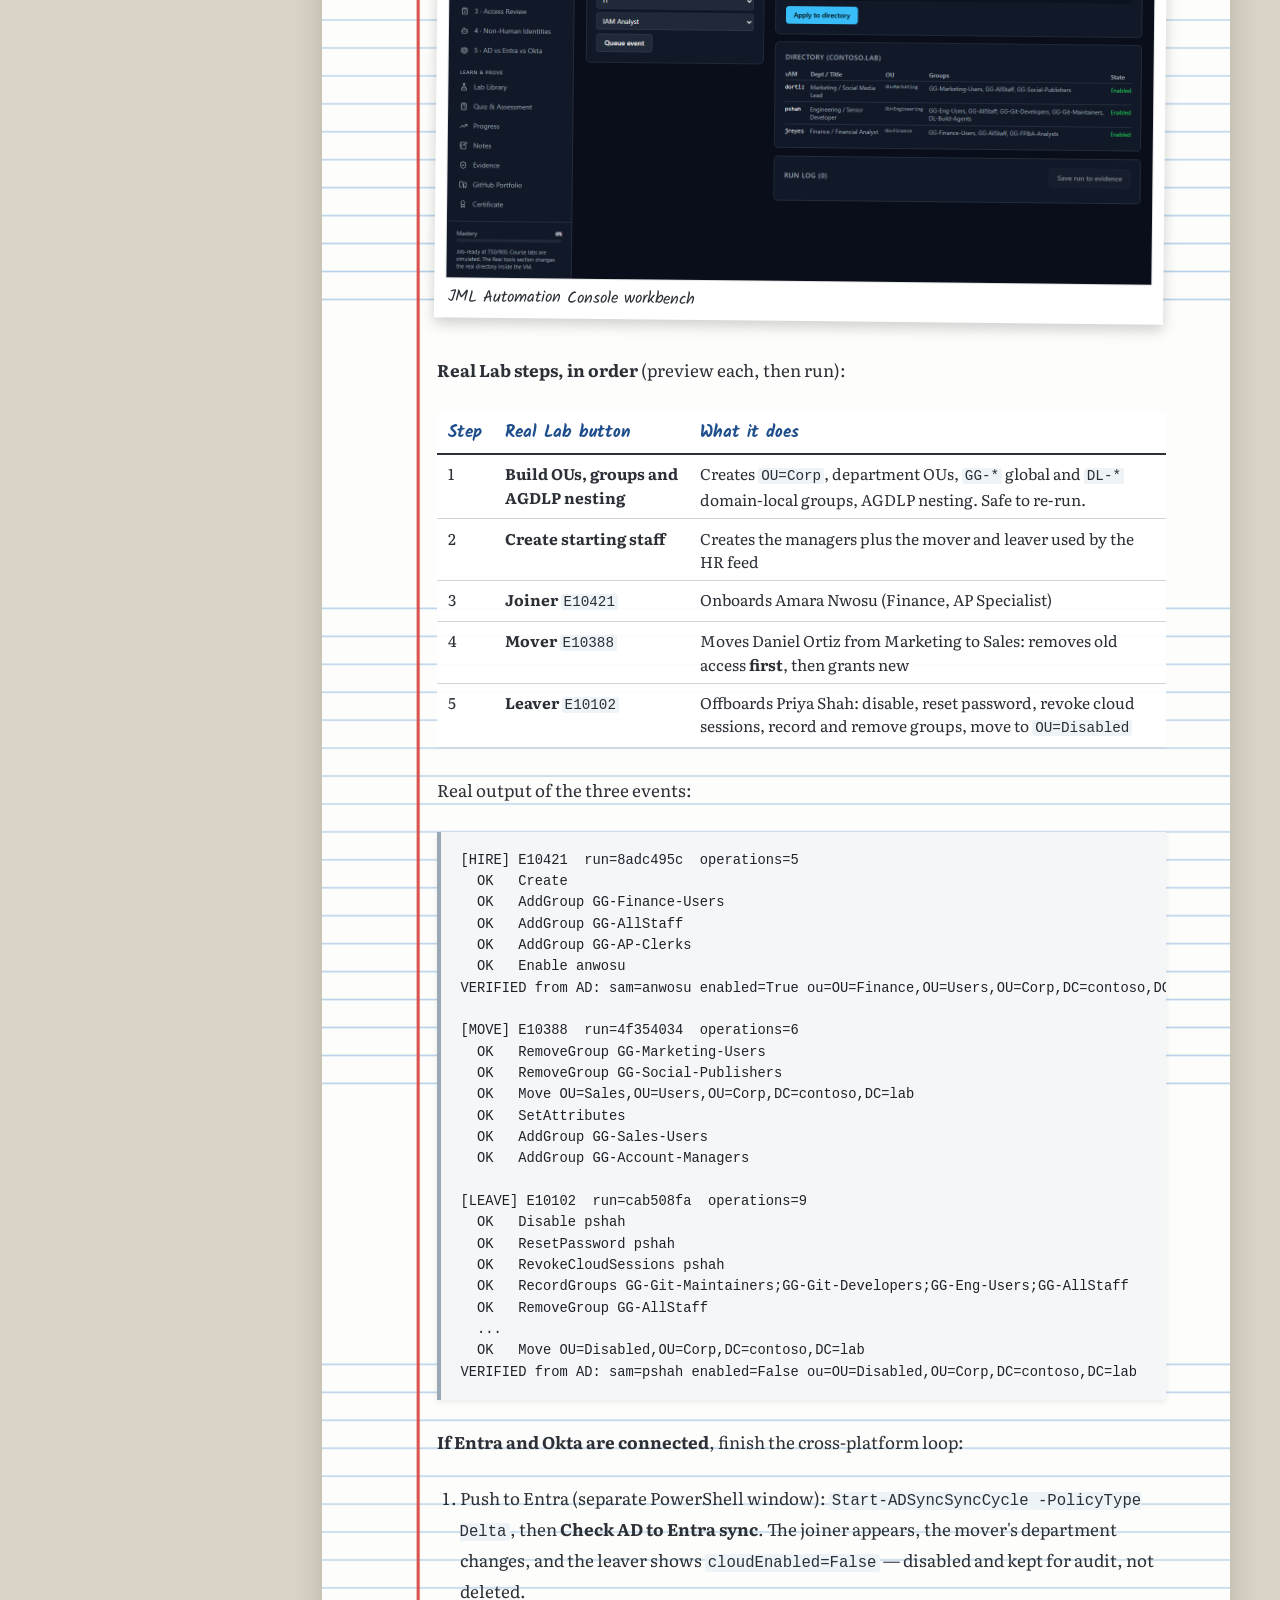
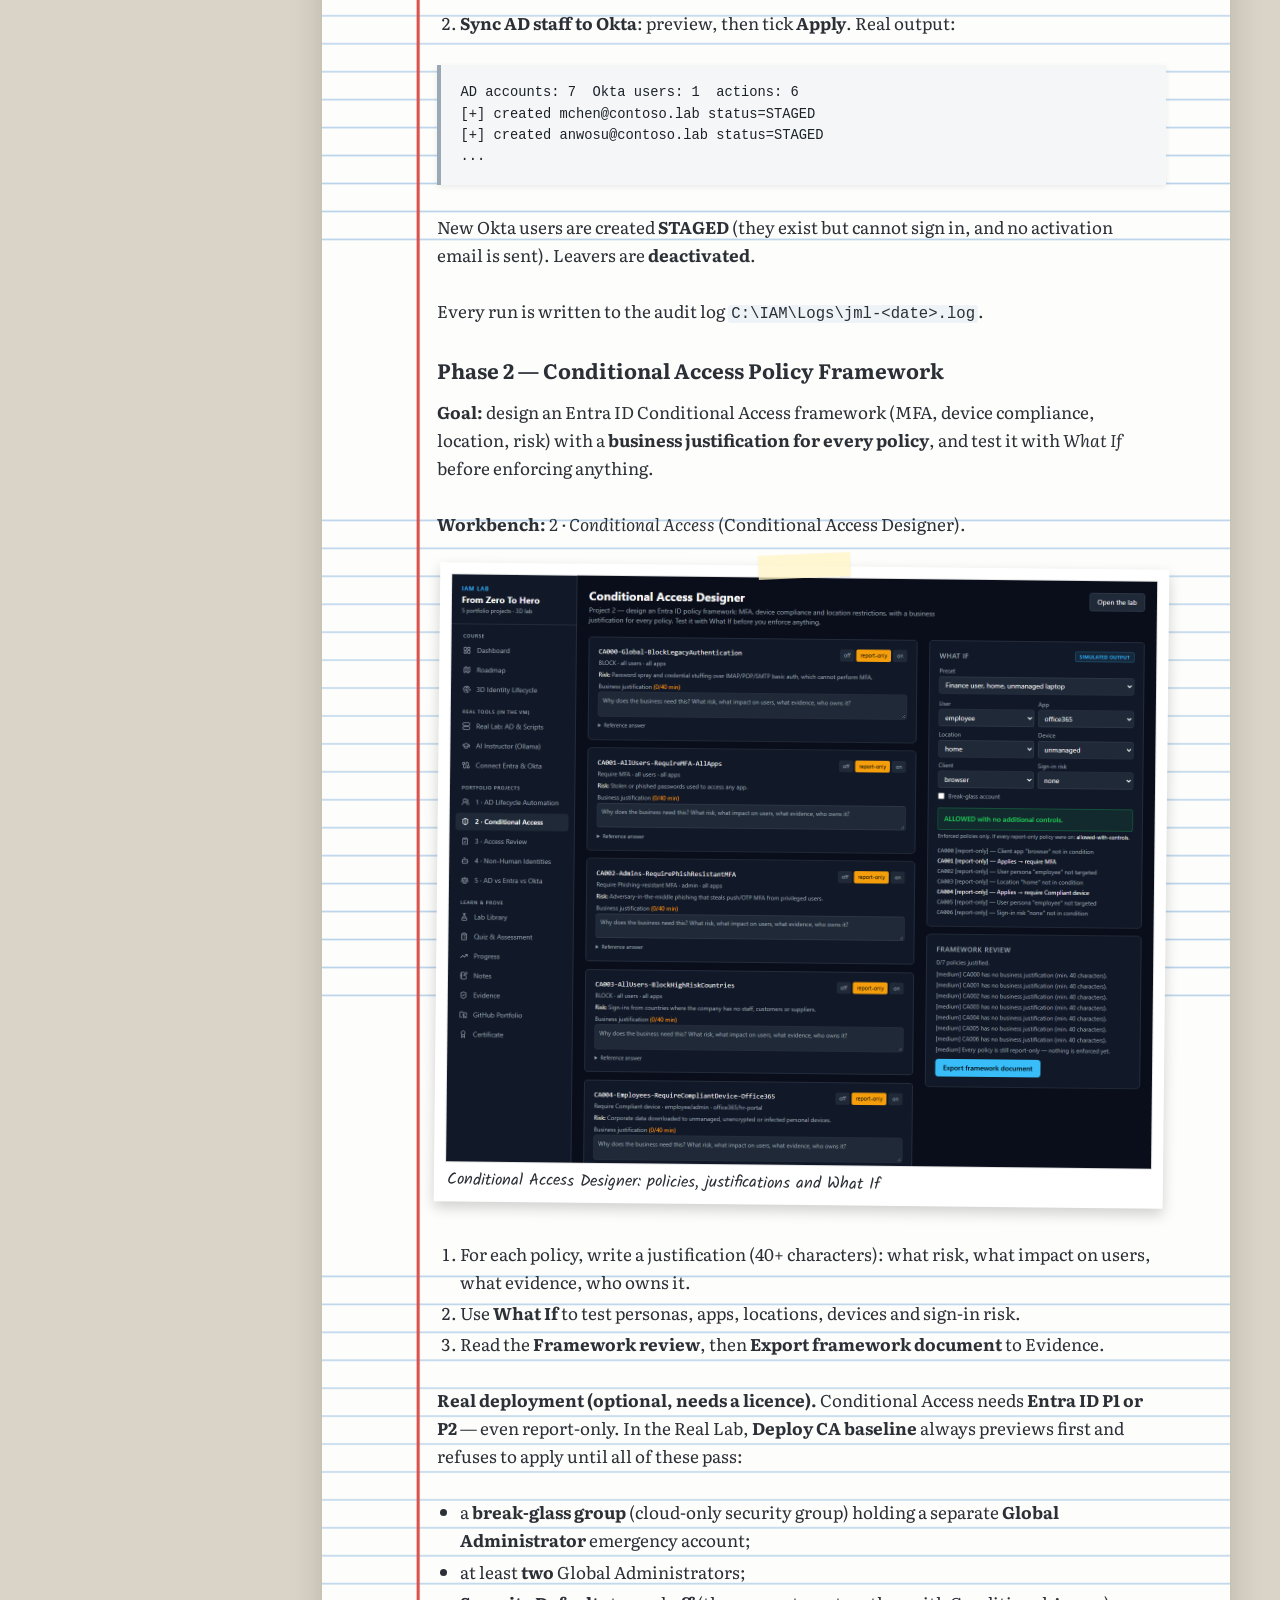
<file: manual.html>
<!doctype html>
<html lang="en">
<head>
  <meta charset="utf-8" />
  <meta name="viewport" content="width=device-width, initial-scale=1" />
  <title>IAM Lab Manual</title>
  <meta name="description" content="Step-by-step setup and user manual for IAM Lab From Zero To Hero: install, connect Entra ID and Okta, Phase 0 to Phase 5, start over and troubleshooting." />
  <link rel="icon" href="img/favicon.svg" type="image/svg+xml" />
  <link rel="preconnect" href="https://fonts.googleapis.com" />
  <link rel="preconnect" href="https://fonts.gstatic.com" crossorigin />
  <link href="https://fonts.googleapis.com/css2?family=Kalam:wght@300;400;700&family=Literata:ital,opsz,wght@0,7..72,400;0,7..72,600;1,7..72,400&display=swap" rel="stylesheet" />
  <link rel="stylesheet" href="styles.css" />
  <link rel="stylesheet" href="manual.css" />
</head>
<body class="manual">
  <a class="skip" href="#main">Skip to the manual</a>
  <!-- generated from docs/MANUAL.md by scripts/build-site-manual.mjs; edit the Markdown, not this file -->
  <header class="wall wall--short">
    <div class="board board--short">
      <div class="board__surface board__surface--short">
        <p class="board__date"><a class="chalk-link" href="index.html">Back to the classroom</a></p>
        <h1 class="chalk chalk--title chalk--manual">The lab manual</h1>
        <p class="chalk board__sub">From an empty PC to Phase 5, one step at a time. Real screenshots and real output from a running lab.</p>
      </div>
    </div>
  </header>
  <div class="manual-layout">
    <nav class="toc" aria-label="Manual contents">
      <p class="toc__title hand">Contents</p>
      <ol>
        <li><a href="#what-you-are-building">What you are building</a></li>
        <li><a href="#part-a--install-the-lab-once-about-12-hours">Part A — Install the lab (once, about 1–2 hours)</a></li>
        <li><a href="#part-b--daily-use-one-click-start-and-stop">Part B — Daily use: one-click Start and Stop</a></li>
        <li><a href="#part-c--connect-your-cloud-accounts-once">Part C — Connect your cloud accounts (once)</a></li>
        <li><a href="#part-d--the-course-phase-0-to-phase-5">Part D — The course, Phase 0 to Phase 5</a></li>
        <li><a href="#part-e--start-over-and-re-take-the-lab">Part E — Start over and re-take the lab</a></li>
        <li><a href="#part-f--troubleshooting">Part F — Troubleshooting</a></li>
        <li><a href="#part-g--safety-rules">Part G — Safety rules</a></li>
      </ol>
    </nav>
    <main id="main" class="book manual-book">
      <section class="page manual-part">
<p>From an empty PC to a working Identity &amp; Access Management lab: a real Active Directory domain, synced to <strong>your own Entra ID tenant</strong> and <strong>your own Okta org</strong>, with an AI instructor, five portfolio projects (Phase 0 to Phase 5), and a one-click start.</p>
<aside class="teacher-note"><p><strong>About the pictures.</strong> Every screenshot of the platform in this manual was taken from a real, running lab VM. Command output shown in grey boxes is real output from the same lab. Steps inside the Microsoft and Okta web portals are described in words, because those portals change their layout often.</p></aside>
</section><section class="page manual-part" aria-labelledby="what-you-are-building"><h2 id="what-you-are-building" class="hand">What you are building</h2>
<pre class="printout"><code> Your PC (Windows 10/11)
 ├── Desktop icons: "Start IAM Lab" / "Stop IAM Lab"
 └── VirtualBox VM: IAMZ2H-DC01  (Windows Server 2022, internet through NAT)
     ├── Real Active Directory: contoso.lab, ADUC, DNS, PowerShell
     ├── IAM Lab platform: http://localhost:8080 (inside the VM only)
     ├── Lab scripts: C:\IAM\Scripts   (audit logs in C:\IAM\Logs)
     ├── Ollama + llama3.2: the AI Instructor (no GPU needed)
     ├── Microsoft Entra Connect Sync ──► your Entra ID tenant
     └── Okta REST API (token)       ──► your Okta org</code></pre>
<p>Two kinds of activity, always labelled on screen:</p>
<div class="table-wrap"><table><thead><tr><th>Label</th><th>Meaning</th></tr></thead><tbody><tr><td><strong>Simulated output</strong></td><td>Lessons, course labs and workbenches. Nothing is executed. Works anywhere.</td></tr><tr><td><strong>Real tool output</strong></td><td>The Real Lab page. Scripts really change Active Directory in the VM, and (through sync and APIs) your own Entra tenant and Okta org.</td></tr></tbody></table></div>
</section><section class="page manual-part" aria-labelledby="part-a--install-the-lab-once-about-12-hours"><h2 id="part-a--install-the-lab-once-about-12-hours" class="hand">Part A — Install the lab (once, about 1–2 hours)</h2>
<h3 id="a1-check-your-pc">A1. Check your PC</h3>
<div class="table-wrap"><table><thead><tr><th>Need</th><th>Minimum</th></tr></thead><tbody><tr><td>Windows</td><td>Windows 10 or 11 (Home is fine)</td></tr><tr><td>Memory</td><td>14 GB RAM or more (the VM uses 10 GB)</td></tr><tr><td>Disk</td><td>60 GB free</td></tr><tr><td>CPU</td><td>Virtualisation enabled in the BIOS/UEFI</td></tr><tr><td>Internet</td><td>Needed during the build (downloads Node.js, Microsoft Graph PowerShell, Ollama and a 2 GB AI model)</td></tr></tbody></table></div>
<aside class="teacher-note"><p><strong>Tip — slow VM?</strong> If Windows' own hypervisor is on, VirtualBox runs on top of it and gets much slower. Check with <code>(Get-CimInstance Win32_ComputerSystem).HypervisorPresent</code> in PowerShell. See <a href="#part-f--troubleshooting">Part F</a>.</p></aside>
<h3 id="a2-install-virtualbox">A2. Install VirtualBox</h3>
<ol>
<li>Download <strong>VirtualBox 7</strong> for Windows hosts from <a href="https://www.virtualbox.org/wiki/Downloads" rel="noopener">virtualbox.org</a>.</li>
<li>Run the installer with the default options.</li>
</ol>
<h3 id="a3-download-windows-server-2022-free-evaluation">A3. Download Windows Server 2022 (free evaluation)</h3>
<ol>
<li>Go to the <a href="https://www.microsoft.com/evalcenter/download-windows-server-2022" rel="noopener">Microsoft Evaluation Center</a> and download the <strong>ISO</strong> (English, 64-bit).</li>
<li>Save it exactly here (create the folders if needed):</li>
</ol>
<pre class="printout"><code>C:\Users\&lt;you&gt;\Downloads\ADLab-ISOs\WindowsServer2022-Eval.iso</code></pre>
<p>The evaluation is free for 180 days.</p>
<h3 id="a4-get-the-project">A4. Get the project</h3>
<p>Download or clone the project folder, for example to <code>Documents\IAM_LAB_From_ZERO_To_HERO</code>. Everything below runs from that folder. The code repository is private for now: ask the author for access through the contact form on the <a href="https://pitchiluxe.github.io/iam-lab-from-zero-to-hero/#contact-title" rel="noopener">landing page</a>.</p>
<h3 id="a5-build-the-vm-one-command">A5. Build the VM (one command)</h3>
<p>Open <strong>PowerShell</strong> on your PC, go to the project folder, and run:</p>
<pre class="printout"><code>powershell -ExecutionPolicy Bypass -File .\vm-kit\Build-Lab.ps1</code></pre>
<p>What happens (you can watch the VirtualBox window, but do not type in it):</p>
<ol>
<li>Creates the VM <code>IAMZ2H-DC01</code> (2 CPUs, 10 GB RAM, 120 GB disk) and installs Windows Server unattended.</li>
<li>Promotes it to a domain controller for <strong>contoso.lab</strong> and restarts.</li>
<li>Installs Node.js, Microsoft Graph PowerShell and <strong>Ollama</strong> with the <code>llama3.2</code> model.</li>
<li>Installs the IAM Lab platform and sets it to start automatically.</li>
<li>Saves a restore point called <strong>Clean-Start</strong>.</li>
</ol>
<p>It takes an hour or more. <strong>It can be re-run safely:</strong> if your internet drops, run the same command again and finished steps are skipped. Add <code>-SkipOllama</code> to leave out the AI instructor.</p>
<h3 id="a6-get-the-vm-password">A6. Get the VM password</h3>
<p>The VM's Administrator password is generated during the build and stored encrypted for your Windows account. Show it with:</p>
<pre class="printout"><code>powershell -ExecutionPolicy Bypass -File .\vm-kit\Show-LabPassword.ps1</code></pre>
<h3 id="a7-put-the-one-click-icons-on-your-desktop">A7. Put the one-click icons on your desktop</h3>
<pre class="printout"><code>powershell -ExecutionPolicy Bypass -File .\vm-kit\Install-LabShortcuts.ps1</code></pre>
<pre class="printout"><code>Created 'Start IAM Lab' on the desktop and in Start &gt; IAM Lab
Created 'Stop IAM Lab' on the desktop and in Start &gt; IAM Lab</code></pre>
<p>From now on you never need to type a command to start or stop the lab.</p>
</section><section class="page manual-part" aria-labelledby="part-b--daily-use-one-click-start-and-stop"><h2 id="part-b--daily-use-one-click-start-and-stop" class="hand">Part B — Daily use: one-click Start and Stop</h2>
<h3 id="start">Start</h3>
<p>Double-click <strong>Start IAM Lab</strong> on your desktop. A small window shows progress (real output):</p>
<pre class="printout"><code>[22:18:35] VM IAMZ2H-DC01 is running
[22:18:35] Waiting for Windows in the VM (a few minutes after a cold start)
[22:18:51] Windows is up (DC01)
[22:18:51] Waiting for the IAM Lab platform, Active Directory and the sync engine
[22:19:01] Status: platform=True exec=True ad=True sync=Running

The lab is ready.
  1. Go to the VirtualBox window 'IAMZ2H-DC01'.
  2. Sign in as CONTOSO\Administrator (password: vm-kit\Show-LabPassword.ps1).
  3. The IAM Lab opens by itself. If not, double-click 'IAM Lab' on the VM desktop.
When you are done, use 'Stop IAM Lab' so the domain controller shuts down cleanly.</code></pre>
<p>From a cold start this takes about 3–5 minutes. Clicking it while the lab is already running is safe: it only checks.</p>
<p>Inside the VM you also have desktop icons for <strong>IAM Lab</strong>, <strong>AD Users and Computers</strong>, <strong>Lab PowerShell</strong> (opens in <code>C:\IAM\Scripts</code>) and <strong>Entra Admin Center</strong>.</p>
<h3 id="stop">Stop</h3>
<p>Double-click <strong>Stop IAM Lab</strong>. It asks Windows in the VM to shut down properly.</p>
<aside class="teacher-note"><p><strong>Why not just close the window?</strong> A domain controller keeps databases (Active Directory, the sync engine) that a hard power-off can damage. Always use <strong>Stop IAM Lab</strong>.</p></aside>
<h3 id="the-platform">The platform</h3>
<figure class="photo manual-photo"><img src="img/manual/02-dashboard.png" alt="Dashboard: progress, current phase and the five portfolio projects" loading="lazy" /><figcaption>Dashboard: progress, current phase and the five portfolio projects</figcaption></figure>
<p>The left menu has four groups:</p>
<div class="table-wrap"><table><thead><tr><th>Group</th><th>Pages</th></tr></thead><tbody><tr><td><strong>Course</strong></td><td>Dashboard, Roadmap, 3D Identity Lifecycle</td></tr><tr><td><strong>Real tools (in the VM)</strong></td><td>Real Lab, AI Instructor, Connect Entra &amp; Okta</td></tr><tr><td><strong>Portfolio projects</strong></td><td>One workbench per project, 1 to 5</td></tr><tr><td><strong>Learn &amp; prove</strong></td><td>Lab Library, Quiz, Progress, Notes, Evidence, GitHub Portfolio, Certificate</td></tr></tbody></table></div>
</section><section class="page manual-part" aria-labelledby="part-c--connect-your-cloud-accounts-once"><h2 id="part-c--connect-your-cloud-accounts-once" class="hand">Part C — Connect your cloud accounts (once)</h2>
<p>You can do Phases 0–5 with simulations only. Connecting <strong>your own</strong> Entra tenant and Okta org makes Phases 1, 3, 4 and 5 run for real across three platforms. Use <strong>free lab accounts only — never an employer's</strong>.</p>
<p>The <strong>Connect Entra &amp; Okta</strong> page in the platform lists the same steps and shows live status badges:</p>
<figure class="photo manual-photo"><img src="img/manual/05-connect.png" alt="Connect page with the Entra and Okta setup steps" loading="lazy" /><figcaption>Connect page with the Entra and Okta setup steps</figcaption></figure>
<h3 id="c1-build-the-domain-first">C1. Build the domain first</h3>
<p>The sync scope needs <code>OU=Corp</code> to exist. In the <strong>Real Lab</strong>, run steps <strong>1 · Build AD</strong> (both buttons) before connecting Entra. See <a href="#phase-1--ad-lab-with-automated-user-lifecycle">Phase 1</a>.</p>
<h3 id="c2-entra-id-tenant-and-admin">C2. Entra ID tenant and admin</h3>
<ol>
<li>Create a free tenant (a free Azure account creates one).</li>
<li>In the <a href="https://entra.microsoft.com" rel="noopener">Entra admin center</a>, create a cloud admin for the lab and turn on MFA for it.</li>
</ol>
<h3 id="c3-sign-in-from-the-vm">C3. Sign in from the VM</h3>
<p>In the VM, open <strong>Lab PowerShell</strong> and run:</p>
<pre class="printout"><code>C:\IAM\Scripts\entra\Connect-Entra.ps1</code></pre>
<p>A browser opens; sign in with your lab admin and MFA and accept the permissions it lists. The script saves an encrypted sign-in for this VM account, so lab scripts can use Microsoft Graph without asking again.</p>
<h3 id="c4-install-microsoft-entra-connect-sync-ad--entra">C4. Install Microsoft Entra Connect Sync (AD → Entra)</h3>
<ol>
<li>In the Entra admin center: <strong>Entra Connect → Connect Sync</strong> (or <strong>Get started</strong>) → <strong>Download</strong>. Save it in the VM.</li>
<li>In the VM, turn <strong>IE Enhanced Security Configuration</strong> off for Administrators (<em>Server Manager → Local Server</em>). It blocks the installer's sign-in window. Turn it back on afterwards.</li>
<li>Run the installer and choose <strong>Customize</strong> (not Express — Express syncs the whole domain):
<ul>
<li><strong>User sign-in:</strong> <em>Password Hash Synchronization</em></li>
<li><strong>Connect to Microsoft Entra ID:</strong> sign in with your lab admin</li>
<li><strong>Connect your directories:</strong> <code>contoso.lab</code> → <em>Add Directory</em> → <em>Create new AD account</em> → <code>CONTOSO\Administrator</code></li>
<li><strong>Microsoft Entra sign-in:</strong> tick <em>Continue without matching all UPN suffixes to verified domains</em></li>
<li><strong>Domain/OU filtering:</strong> <em>Sync selected domains and OUs</em> → untick everything → tick only <strong>Corp</strong></li>
<li>Keep <em>Start the synchronization process</em> ticked → <strong>Install</strong></li>
</ul></li>
<li>Synced users appear as <code>name@&lt;yourtenant&gt;.onmicrosoft.com</code>, because <code>contoso.lab</code> is not a domain you own. That is expected.</li>
</ol>
<aside class="teacher-note"><p><strong>Why Connect Sync and not Cloud Sync?</strong> Cloud Sync's agent receives work over a held-open web socket; inside this NAT'd VM that channel kept failing about 7.5 minutes after every start. Connect Sync only makes outbound HTTPS calls, so it works here. Knowing when to choose each is a common interview question.</p></aside>
<p>Check it from the Real Lab with <strong>Check AD to Entra sync</strong> (real output):</p>
<pre class="printout"><code>Tenant: &lt;your tenant&gt;  syncEnabled=True  lastSync=11/10/2026 01:21:13
SYNCED   mchen          -&gt; mchen@&lt;tenant&gt;.onmicrosoft.com  cloudEnabled=True
SYNCED   jreyes         -&gt; jreyes@&lt;tenant&gt;.onmicrosoft.com  cloudEnabled=True
SYNCED   pshah          -&gt; pshah@&lt;tenant&gt;.onmicrosoft.com  cloudEnabled=False
...</code></pre>
<p>Sync runs every 30 minutes. To push it now, open a <strong>separate</strong> PowerShell window in the VM:</p>
<pre class="printout"><code>Start-ADSyncSyncCycle -PolicyType Delta</code></pre>
<h3 id="c5-okta-org-and-api-token">C5. Okta org and API token</h3>
<ol>
<li>Sign up for the <strong>Okta Integrator Free Plan</strong> (Workforce Identity) at <a href="https://developer.okta.com/signup/" rel="noopener">developer.okta.com/signup</a>. Choose the role <em>Other developers exploring APIs and SDKs</em>.
<ul>
<li>Okta refuses free email providers such as Gmail and Outlook.com. Use an address on a domain you own.</li>
</ul></li>
<li>In the Okta Admin Console (the address ending in <code>-admin.okta.com</code>): <strong>Security → API → Tokens → Create token</strong>. Name it <code>IAM-Lab-VM</code>, keep <em>Any IP</em>, and copy it. It is shown only once.</li>
<li>In the VM, in <strong>Lab PowerShell</strong>, run with <strong>your org URL — the one without <code>-admin</code></strong>:</li>
</ol>
<pre class="printout"><code>C:\IAM\Scripts\okta\Set-OktaConnection.ps1 -OrgUrl https://integrator-1234567.okta.com</code></pre>
<ol>
<li>Paste the token at the hidden prompt (right-click pastes). Success looks like:</li>
</ol>
<pre class="printout"><code>Connected to Okta org: &lt;your org name&gt; (https://integrator-1234567.okta.com)</code></pre>
<p>The token is encrypted with Windows DPAPI for the VM's Administrator account and never passes through the web page.</p>
</section><section class="page manual-part" aria-labelledby="part-d--the-course-phase-0-to-phase-5"><h2 id="part-d--the-course-phase-0-to-phase-5" class="hand">Part D — The course, Phase 0 to Phase 5</h2>
<figure class="photo manual-photo"><img src="img/manual/03-roadmap.png" alt="Course roadmap: Phase 0 orientation and the five portfolio projects" loading="lazy" /><figcaption>Course roadmap: Phase 0 orientation and the five portfolio projects</figcaption></figure>
<p>Every phase follows the same loop: <strong>lesson → simulated lab → workbench → (real lab) → quiz → evidence</strong>.</p>
<ul>
<li><strong>Lessons</strong> open from the Roadmap or the Dashboard's <em>Continue lesson</em> button.</li>
<li><strong>Simulated labs</strong> (Lab Library) have a safe terminal that only understands the lab's commands, an expected-results panel and evidence capture.</li>
<li><strong>Workbenches</strong> are interactive tools that export a report to your <strong>Evidence</strong> locker.</li>
<li><strong>Real Lab</strong> steps run on the real domain controller.</li>
</ul>
<figure class="photo manual-photo"><img src="img/manual/12-lab-detail.png" alt="A simulated lab: steps, safe terminal, expected results and evidence capture" loading="lazy" /><figcaption>A simulated lab: steps, safe terminal, expected results and evidence capture</figcaption></figure>
<h3 id="the-real-lab-page">The Real Lab page</h3>
<figure class="photo manual-photo"><img src="img/manual/04-real-lab.png" alt="Real Lab: live status, script catalog, output and your own script box" loading="lazy" /><figcaption>Real Lab: live status, script catalog, output and your own script box</figcaption></figure>
<ul>
<li><strong>Status tiles</strong> show Active Directory, the lab structure, Entra (and whether Connect Sync is running) and Okta, read live from the VM.</li>
<li><strong>Script catalog</strong>, grouped by phase. Scripts that change things have <strong>Preview (-WhatIf)</strong> — always preview first — and <strong>Run on real AD</strong>.</li>
<li><strong>Output</strong> streams the real PowerShell output. <strong>Save as evidence</strong> stores it; <strong>Ask the instructor</strong> sends it to the AI Instructor for an explanation.</li>
<li><strong>Your own script</strong> runs any PowerShell you paste. Risky patterns (deleting objects, downloads, encoded commands) need a tick to confirm, and <strong>code from the AI Instructor always needs the tick</strong>.</li>
<li><strong>Live directory</strong> lists the accounts in <code>OU=Corp</code>.</li>
</ul>
<h3 id="phase-0--iam-foundations--lab-orientation">Phase 0 — IAM Foundations &amp; Lab Orientation</h3>
<p><strong>Goal:</strong> understand why identity is the new perimeter, the IAM vocabulary (AAA, JML, least privilege), and tour the hybrid <code>contoso.lab</code> environment.</p>
<ol>
<li>Dashboard → <strong>Continue lesson: Identity Is the New Perimeter</strong>.</li>
<li>Open <strong>3D Identity Lifecycle</strong> to see a person's journey from HR record to deprovisioning.</li>
<li>Do the lab <strong>Tour the contoso.lab Hybrid Identity Environment</strong>.</li>
<li>Take the Phase 0 quiz.</li>
</ol>
<h3 id="phase-1--ad-lab-with-automated-user-lifecycle">Phase 1 — AD Lab with Automated User Lifecycle</h3>
<p><strong>Goal:</strong> build an AD structure for automation and run real Joiner-Mover-Leaver (JML) from an HR feed, driven by department and group rules.</p>
<p><strong>Workbench:</strong> <em>1 · AD Lifecycle Automation</em> (JML Automation Console).</p>
<figure class="photo manual-photo"><img src="img/manual/06-ad-lifecycle.png" alt="JML Automation Console workbench" loading="lazy" /><figcaption>JML Automation Console workbench</figcaption></figure>
<p><strong>Real Lab steps, in order</strong> (preview each, then run):</p>
<div class="table-wrap"><table><thead><tr><th>Step</th><th>Real Lab button</th><th>What it does</th></tr></thead><tbody><tr><td>1</td><td><strong>Build OUs, groups and AGDLP nesting</strong></td><td>Creates <code>OU=Corp</code>, department OUs, <code>GG-*</code> global and <code>DL-*</code> domain-local groups, AGDLP nesting. Safe to re-run.</td></tr><tr><td>2</td><td><strong>Create starting staff</strong></td><td>Creates the managers plus the mover and leaver used by the HR feed</td></tr><tr><td>3</td><td><strong>Joiner</strong> <code>E10421</code></td><td>Onboards Amara Nwosu (Finance, AP Specialist)</td></tr><tr><td>4</td><td><strong>Mover</strong> <code>E10388</code></td><td>Moves Daniel Ortiz from Marketing to Sales: removes old access <strong>first</strong>, then grants new</td></tr><tr><td>5</td><td><strong>Leaver</strong> <code>E10102</code></td><td>Offboards Priya Shah: disable, reset password, revoke cloud sessions, record and remove groups, move to <code>OU=Disabled</code></td></tr></tbody></table></div>
<p>Real output of the three events:</p>
<pre class="printout"><code>[HIRE] E10421  run=8adc495c  operations=5
  OK   Create
  OK   AddGroup GG-Finance-Users
  OK   AddGroup GG-AllStaff
  OK   AddGroup GG-AP-Clerks
  OK   Enable anwosu
VERIFIED from AD: sam=anwosu enabled=True ou=OU=Finance,OU=Users,OU=Corp,DC=contoso,DC=lab

[MOVE] E10388  run=4f354034  operations=6
  OK   RemoveGroup GG-Marketing-Users
  OK   RemoveGroup GG-Social-Publishers
  OK   Move OU=Sales,OU=Users,OU=Corp,DC=contoso,DC=lab
  OK   SetAttributes
  OK   AddGroup GG-Sales-Users
  OK   AddGroup GG-Account-Managers

[LEAVE] E10102  run=cab508fa  operations=9
  OK   Disable pshah
  OK   ResetPassword pshah
  OK   RevokeCloudSessions pshah
  OK   RecordGroups GG-Git-Maintainers;GG-Git-Developers;GG-Eng-Users;GG-AllStaff
  OK   RemoveGroup GG-AllStaff
  ...
  OK   Move OU=Disabled,OU=Corp,DC=contoso,DC=lab
VERIFIED from AD: sam=pshah enabled=False ou=OU=Disabled,OU=Corp,DC=contoso,DC=lab</code></pre>
<p><strong>If Entra and Okta are connected</strong>, finish the cross-platform loop:</p>
<ol>
<li>Push to Entra (separate PowerShell window): <code>Start-ADSyncSyncCycle -PolicyType Delta</code>, then <strong>Check AD to Entra sync</strong>. The joiner appears, the mover's department changes, and the leaver shows <code>cloudEnabled=False</code> — disabled and kept for audit, not deleted.</li>
<li><strong>Sync AD staff to Okta</strong>: preview, then tick <strong>Apply</strong>. Real output:</li>
</ol>
<pre class="printout"><code>AD accounts: 7  Okta users: 1  actions: 6
[+] created mchen@contoso.lab status=STAGED
[+] created anwosu@contoso.lab status=STAGED
...</code></pre>
<p>New Okta users are created <strong>STAGED</strong> (they exist but cannot sign in, and no activation email is sent). Leavers are <strong>deactivated</strong>.</p>
<p>Every run is written to the audit log <code>C:\IAM\Logs\jml-&lt;date&gt;.log</code>.</p>
<h3 id="phase-2--conditional-access-policy-framework">Phase 2 — Conditional Access Policy Framework</h3>
<p><strong>Goal:</strong> design an Entra ID Conditional Access framework (MFA, device compliance, location, risk) with a <strong>business justification for every policy</strong>, and test it with <em>What If</em> before enforcing anything.</p>
<p><strong>Workbench:</strong> <em>2 · Conditional Access</em> (Conditional Access Designer).</p>
<figure class="photo manual-photo"><img src="img/manual/07-conditional-access.png" alt="Conditional Access Designer: policies, justifications and What If" loading="lazy" /><figcaption>Conditional Access Designer: policies, justifications and What If</figcaption></figure>
<ol>
<li>For each policy, write a justification (40+ characters): what risk, what impact on users, what evidence, who owns it.</li>
<li>Use <strong>What If</strong> to test personas, apps, locations, devices and sign-in risk.</li>
<li>Read the <strong>Framework review</strong>, then <strong>Export framework document</strong> to Evidence.</li>
</ol>
<p><strong>Real deployment (optional, needs a licence).</strong> Conditional Access needs <strong>Entra ID P1 or P2</strong> — even report-only. In the Real Lab, <strong>Deploy CA baseline</strong> always previews first and refuses to apply until all of these pass:</p>
<ul>
<li>a <strong>break-glass group</strong> (cloud-only security group) holding a separate <strong>Global Administrator</strong> emergency account;</li>
<li>at least <strong>two</strong> Global Administrators;</li>
<li><strong>Security Defaults</strong> turned <strong>off</strong> (they cannot run together with Conditional Access);</li>
<li>an <strong>active P1/P2</strong> licence.</li>
</ul>
<p>It creates CA000, CA001, CA004 and CA006 as <strong>report-only</strong> and <strong>CA002-Admins-RequireMFA as enforced</strong>, because once Security Defaults is off nothing else makes admins use MFA. Without a licence, do Phase 2 in the workbench and keep the guarded preview output as evidence.</p>
<aside class="teacher-note"><p>**Licences that do <em>not</em> help:** <em>Microsoft Entra ID Governance</em> is an add-on that needs P1/P2 underneath; it does not unlock Conditional Access. Each tenant gets one Entra ID P2 trial.</p></aside>
<h3 id="phase-3--access-review--recertification">Phase 3 — Access Review &amp; Recertification</h3>
<p><strong>Goal:</strong> find stale accounts, over-privileged users, role accumulation and SoD conflicts, and document them like an audit.</p>
<p><strong>Workbench:</strong> <em>3 · Access Review</em>.</p>
<figure class="photo manual-photo"><img src="img/manual/08-access-review.png" alt="Access Review Workbench" loading="lazy" /><figcaption>Access Review Workbench</figcaption></figure>
<p><strong>Real Lab:</strong> <strong>Find stale accounts</strong> and <strong>List privileged group members</strong>. New accounts get a 14-day grace period, so a new hire is not flagged on day one (real output):</p>
<pre class="printout"><code>Stale findings (no sign-in in 90 days, or never used after 14 days): 0
Not flagged: 5 new account(s) not signed in yet, still inside the 14-day grace period: mchen, klindqvist, jreyes, dortiz, anwosu.</code></pre>
<p>Save both outputs as evidence and write the findings into the workbench's audit report.</p>
<h3 id="phase-4--non-human-identity-inventory">Phase 4 — Non-Human Identity Inventory</h3>
<p><strong>Goal:</strong> inventory service accounts, gMSAs, app registrations and API keys; audit rotation, permissions, ownership, and whether each is still needed.</p>
<p><strong>Workbench:</strong> <em>4 · Non-Human Identities</em> (NHI Inventory Auditor).</p>
<figure class="photo manual-photo"><img src="img/manual/09-nhi-inventory.png" alt="NHI Inventory Auditor" loading="lazy" /><figcaption>NHI Inventory Auditor</figcaption></figure>
<p><strong>Real Lab:</strong> <strong>Non-human identity inventory</strong> reads AD SPN accounts, gMSAs and (if Entra is connected) app registrations with credential metadata. Real findings from a lab that tried Cloud Sync first and then switched:</p>
<pre class="printout"><code>== Group Managed Service Accounts
provAgentgMSA     True     &lt;- left behind by the abandoned Cloud Sync agent: orphaned
ADSyncMSA48f2e    True     &lt;- used by Connect Sync: keep
== Entra app registrations (credential metadata only)
contoso.lab  owners=0      &lt;- no owner: classic audit finding</code></pre>
<h3 id="phase-5--cross-platform-comparison-ad-vs-entra-vs-okta">Phase 5 — Cross-Platform Comparison: AD vs Entra vs Okta</h3>
<p><strong>Goal:</strong> compare user creation, MFA and lifecycle across the three platforms, using the same people.</p>
<p><strong>Workbench:</strong> <em>5 · AD vs Entra vs Okta</em>.</p>
<figure class="photo manual-photo"><img src="img/manual/10-platform-compare.png" alt="Platform Comparison workbench" loading="lazy" /><figcaption>Platform Comparison workbench</figcaption></figure>
<p>With everything connected, one leaver reaches all three platforms (real result):</p>
<div class="table-wrap"><table><thead><tr><th>Platform</th><th>After the leaver</th></tr></thead><tbody><tr><td><strong>AD</strong></td><td>Disabled, in <code>OU=Disabled</code>, groups removed and recorded in the description</td></tr><tr><td><strong>Entra ID</strong></td><td>Disabled after sync; sessions revoked before the sync ran; kept for audit</td></tr><tr><td><strong>Okta</strong></td><td><code>DEPROVISIONED</code></td></tr></tbody></table></div>
<p>Use <strong>Check Okta connection</strong> to see each user's Okta lifecycle state (<code>STAGED</code>, <code>ACTIVE</code>, <code>DEPROVISIONED</code>).</p>
<h3 id="prove-it-quiz-evidence-and-portfolio">Prove it: quiz, evidence and portfolio</h3>
<div class="table-wrap"><table><thead><tr><th>Page</th><th>Use it for</th></tr></thead><tbody><tr><td><strong>Quiz &amp; Assessment</strong></td><td>Phase quizzes and the 90-question readiness assessment (750/900 = job-ready)</td></tr><tr><td><strong>Evidence</strong></td><td>Everything you saved from labs, workbenches and real runs</td></tr><tr><td><strong>GitHub Portfolio</strong></td><td>Turns your evidence into project READMEs</td></tr><tr><td><strong>Certificate</strong></td><td>Completion certificate</td></tr></tbody></table></div>
<figure class="photo manual-photo"><img src="img/manual/13-quiz.png" alt="Quiz and readiness assessment" loading="lazy" /><figcaption>Quiz and readiness assessment</figcaption></figure>
<h3 id="the-ai-instructor">The AI Instructor</h3>
<figure class="photo manual-photo"><img src="img/manual/15-instructor.png" alt="AI Instructor running locally on Ollama" loading="lazy" /><figcaption>AI Instructor running locally on Ollama</figcaption></figure>
<p>Runs on Ollama inside the VM; your questions stay there. Choose <strong>Give me code</strong> or <strong>Coach me</strong>, and optionally let it read the accounts in <code>OU=Corp</code>. Code it writes opens in the Real Lab's script box, where you must read it and tick the confirmation before it can run.</p>
</section><section class="page manual-part" aria-labelledby="part-e--start-over-and-re-take-the-lab"><h2 id="part-e--start-over-and-re-take-the-lab" class="hand">Part E — Start over and re-take the lab</h2>
<p>You can redo Phases 1–5 as many times as you like <strong>without reconnecting Entra or Okta</strong>.</p>
<h3 id="e1-start-over-recommended">E1. Start over (recommended)</h3>
<p>In the <strong>Real Lab</strong>, card <strong>0 · Start over → Start over: clear the exercises</strong>:</p>
<ol>
<li>Click <strong>Run on real AD</strong> with <em>Apply</em> <strong>unticked</strong> to preview. Real preview output:</li>
</ol>
<pre class="printout"><code>[START OVER] PREVIEW  run=b918ff27  domain=contoso.lab
  Okta: 6 lab user(s) to remove; your admin and other users are kept
    [preview] remove mchen@contoso.lab (STAGED)
    ...
  AD: remove OU=Corp,DC=contoso,DC=lab with 7 user(s), 22 group(s), 11 OU(s)
  Entra: after the AD removal, Connect Sync deletes the synced copies (they stay in the recycle bin 30 days)
Preview only. Kept either way: Entra sign-in, Okta token, Connect Sync, Ollama, platform, audit logs.</code></pre>
<ol>
<li>Tick <strong>Apply</strong> and run it again. It takes under a minute. Real output:</li>
</ol>
<pre class="printout"><code>[START OVER] APPLY  run=a8fa1791  domain=contoso.lab
  Okta: 6 lab user(s) to remove; your admin and other users are kept
    [-] removed mchen@contoso.lab
    ...
  AD: remove OU=Corp,DC=contoso,DC=lab with 7 user(s), 22 group(s), 11 OU(s)
    [-] removed OU=Corp,DC=contoso,DC=lab
  Entra: Connect Sync delta run started (exit 0); cloud copies disappear within a few minutes
Done. Kept: Entra sign-in, Okta token, Connect Sync, Ollama, platform, audit logs.</code></pre>
<p>When you rebuild, Connect Sync creates <strong>new</strong> Entra users with the same sign-in names. The old ones stay in the Entra recycle bin under renamed sign-in names (<code>&lt;id&gt;name@...</code>), so they never clash, and Entra purges them after 30 days.</p>
<aside class="teacher-note"><p><strong>Tip:</strong> if you rebuild and run the leaver straight away, it reports <em>Cloud sessions NOT revoked (user not synced)</em>. That is correct: the user does not exist in Entra until the next sync. The AD side of the leaver still completes.</p></aside>
<div class="table-wrap"><table><thead><tr><th>Removed</th><th>Kept</th></tr></thead><tbody><tr><td><code>OU=Corp</code> and everything in it (staff, groups, OUs)</td><td>Your Entra sign-in and your Okta token</td></tr><tr><td>The lab's Okta users (logins <code>@contoso.lab</code>)</td><td>Connect Sync and its settings</td></tr><tr><td>Their Entra copies (Connect Sync removes them; 30 days in the recycle bin)</td><td>Ollama, the platform, the audit logs</td></tr></tbody></table></div>
<p>Then start again at Phase 1 with <strong>Build OUs, groups and AGDLP nesting</strong>.</p>
<p>To also reset your <strong>course progress</strong> (lessons, quizzes, mastery), use <strong>Progress → Reset all progress</strong>. That only clears your browser's saved progress.</p>
<h3 id="e2-restore-points-whole-vm-rewind">E2. Restore points (whole-VM rewind)</h3>
<p>For a full rewind of the VM, run on your <strong>PC</strong> (not in the VM), from the project folder:</p>
<pre class="printout"><code>powershell -ExecutionPolicy Bypass -File .\vm-kit\Reset-Lab.ps1 -Snapshot &lt;name&gt;</code></pre>
<div class="table-wrap"><table><thead><tr><th>Restore point</th><th>Holds</th></tr></thead><tbody><tr><td><code>Ready-Empty</code></td><td>Empty domain. <strong>No</strong> cloud connections or Connect Sync</td></tr><tr><td><code>Clean-Start</code></td><td>What a fresh build saves</td></tr></tbody></table></div>
<p>A restore point keeps whatever was signed in when it was taken, but <strong>does not roll back Entra or Okta</strong>. Prefer <strong>Start over</strong> (E1) for re-takes; use restore points for repairs.</p>
<p><strong>Save your own restore point</strong> once Entra and Okta are connected, so a repair never costs you the connections:</p>
<pre class="printout"><code>powershell -ExecutionPolicy Bypass -File .\vm-kit\Save-LabPoint.ps1 -Name Connected</code></pre>
<p>Later, <code>Reset-Lab.ps1 -Snapshot Connected</code> brings back a VM that is still connected.</p>
<h3 id="e3-keeping-the-connections-alive">E3. Keeping the connections alive</h3>
<div class="table-wrap"><table><thead><tr><th>Connection</th><th>Expires</th><th>Fix</th></tr></thead><tbody><tr><td>Entra sign-in (Graph)</td><td>After about 90 days <strong>without use</strong></td><td>Run <code>Connect-Entra.ps1</code> again</td></tr><tr><td>Okta API token</td><td>After 30 days <strong>without use</strong></td><td>Create a new token, run <code>Set-OktaConnection.ps1</code> again</td></tr><tr><td>Windows Server evaluation</td><td>180 days</td><td>Rebuild, or extend the evaluation</td></tr></tbody></table></div>
<p>Using the lab at least once a month keeps both cloud connections alive.</p>
</section><section class="page manual-part" aria-labelledby="part-f--troubleshooting"><h2 id="part-f--troubleshooting" class="hand">Part F — Troubleshooting</h2>
<div class="table-wrap"><table><thead><tr><th>Symptom</th><th>Cause</th><th>Fix</th></tr></thead><tbody><tr><td>VM very slow</td><td>Windows hypervisor is on under VirtualBox</td><td>Your choice (WSL2/Docker need it): turn off Memory integrity, <em>Virtual Machine Platform</em> and <em>Windows Hypervisor Platform</em>, run <code>bcdedit /set hypervisorlaunchtype off</code>, restart</td></tr><tr><td>VM froze (clock stopped, no response)</td><td>Host overload</td><td>VirtualBox → <em>Machine → Close → Power off</em>, then <strong>Start IAM Lab</strong>. The kit uses 2 CPUs to reduce this</td></tr><tr><td>vm-kit scripts fail with <code>VERR_DUPLICATE</code> or <code>Closing guest session ... VERR_TIMEOUT</code></td><td>After many hours of uptime, VirtualBox's helper in the VM stops closing its sessions</td><td>Run <code>vm-kit\Repair-LabGuestControl.ps1</code> on your PC, or restart the VM from its own Start menu</td></tr><tr><td>Start IAM Lab: "platform did not answer"</td><td>Platform task not started</td><td>Run <code>vm-kit\Update-Platform.ps1</code> on your PC, click Start again</td></tr><tr><td>Real Lab tiles say "Checking…" for a while</td><td>The VM is still starting services</td><td>Wait a minute and click <strong>Refresh</strong></td></tr><tr><td>Entra sign-in error <strong>530035</strong></td><td>Security Defaults blocks the device-code sign-in</td><td>Use <code>Connect-Entra.ps1</code> (browser sign-in), as in C3</td></tr><tr><td>"You'll need the Internet" during sign-in</td><td>Windows thinks the DC has no internet</td><td>Use <code>Connect-Entra.ps1</code>, which avoids that sign-in window</td></tr><tr><td>Connect Sync installer sign-in window is blank or blocked</td><td>IE Enhanced Security Configuration</td><td>Turn it off for Administrators during the install, then back on</td></tr><tr><td><code>RefreshCacheAsync ... does not have an implementation</code></td><td>ADSync and Microsoft Graph loaded in the same PowerShell window</td><td>Run ADSync commands in their own window</td></tr><tr><td>Okta signup refuses your email</td><td>Okta blocks free email providers</td><td>Use an address on a domain you own</td></tr><tr><td><code>Okta is not connected</code></td><td>Token not saved in the VM</td><td>Run <code>Set-OktaConnection.ps1</code> <strong>inside the VM</strong> (not on your PC)</td></tr><tr><td><code>The argument '.\vm-kit\Reset-Lab.ps1' ... does not exist</code></td><td>Ran a PC script inside the VM</td><td><code>vm-kit\*.ps1</code> run on your PC; <code>C:\IAM\Scripts\*</code> run in the VM</td></tr><tr><td>CA deploy: "No active Entra ID P1 or P2 licence"</td><td>Trial expired or never started</td><td>Buy P1 for one user, or use an E5 trial; or keep Phase 2 simulated</td></tr></tbody></table></div>
</section><section class="page manual-part" aria-labelledby="part-g--safety-rules"><h2 id="part-g--safety-rules" class="hand">Part G — Safety rules</h2>
<ul>
<li>The platform listens on <code>127.0.0.1</code> inside the VM; nothing outside the VM can reach it.</li>
<li>Lab scripts refuse to run unless the domain is <code>contoso.lab</code>, and refuse accounts outside <code>OU=Corp</code> or protected admin accounts.</li>
<li>Scripts that change Entra or Okta <strong>preview</strong> unless you turn <strong>Apply</strong> on.</li>
<li>Sign-ins and API tokens never pass through the web page; they are encrypted with Windows DPAPI for the VM's Administrator account.</li>
<li>Scripts run as a domain admin because this is an isolated lab. Real automation should use a gMSA with only the rights it needs — the course teaches this.</li>
<li>Use lab tenants only, never an employer's.</li>
</ul>
</section>
    </main>
  </div>
  <footer class="rules">
    <h2 class="hand">Lab rules</h2>
    <p>Use your own free tenants, never an employer's. Preview before you apply. Keep secrets out of screenshots and out of Git. Everyone in the lab directory is fictional.</p>
    <p class="small">IAM Lab From Zero To Hero, by Erick Omari. <a href="index.html#contact-title">Contact the author</a>.</p>
  </footer>
</body>
</html>
</file>
<file: styles.css>
/* IAM Lab landing page: a classroom. One loud thing (the chalkboard); the rest is a quiet exercise book. */
:root {
  --board: #2e4a3c;
  --board-dark: #243b30;
  --chalk: #eef0ea;
  --chalk-dim: #c9d1c8;
  --chalk-yellow: #f3e7a1;
  --wood: #7a4e2d;
  --wood-light: #9a6a41;
  --wall: #d9d4c7;
  --cork: #b8875a;
  --paper: #fdfdfb;
  --rule: #b9d3ea;
  --margin: #d9534f;
  --graphite: #2b2f36;
  --graphite-soft: #565c66;
  --ink-blue: #1f4e8c;
  --note-yellow: #fff1a8;
  --note-blue: #cfe6f7;
  --note-pink: #ffd3dc;
  --note-green: #d7f0c8;
  --hand: 'Kalam', 'Segoe Print', 'Bradley Hand', cursive;
  --text: 'Literata', Georgia, 'Times New Roman', serif;
  --line: 1.75rem; /* exercise book ruling, also the body line-height */
}

*, *::before, *::after { box-sizing: border-box; }
html { -webkit-text-size-adjust: 100%; }
body {
  margin: 0;
  background: var(--wall);
  color: var(--graphite);
  font: 400 1.0625rem/var(--line) var(--text);
}
img { max-width: 100%; height: auto; display: block; }
a { color: var(--ink-blue); }
code { font-family: Consolas, 'Courier New', monospace; font-size: 0.92em; background: #eef3f8; padding: 0 0.2em; border-radius: 3px; }
:focus-visible { outline: 3px solid var(--ink-blue); outline-offset: 3px; }

.skip { position: absolute; left: -999px; top: 0; background: var(--paper); padding: 0.5rem 1rem; z-index: 10; }
.skip:focus { left: 1rem; }
.visually-hidden { position: absolute; width: 1px; height: 1px; overflow: hidden; clip: rect(0 0 0 0); white-space: nowrap; }
.hand { font-family: var(--hand); font-weight: 700; }

/* ---------- The wall and the chalkboard ---------- */
.wall {
  padding: clamp(1rem, 4vw, 3rem) clamp(0.75rem, 3vw, 2rem) 0;
  background:
    linear-gradient(180deg, rgba(0,0,0,0.04), transparent 30%),
    repeating-linear-gradient(90deg, rgba(255,255,255,0.05) 0 2px, transparent 2px 160px),
    var(--wall);
}
.board {
  max-width: 1180px;
  margin: 0 auto;
  border: clamp(12px, 1.6vw, 18px) solid var(--wood);
  border-image: linear-gradient(135deg, var(--wood-light), var(--wood) 40%, #5e3a20) 1;
  box-shadow: 0 14px 0 -6px rgba(0,0,0,0.12), 0 22px 40px rgba(40, 30, 20, 0.28);
}
.board__surface {
  position: relative;
  display: grid;
  grid-template-columns: minmax(0, 1.05fr) minmax(0, 1fr);
  grid-template-areas: "date diagram" "title diagram" "sub diagram";
  align-items: start;
  column-gap: clamp(1rem, 3vw, 3rem);
  padding: clamp(1.25rem, 4vw, 3.25rem) clamp(1.25rem, 4vw, 3.5rem) clamp(1.5rem, 3vw, 2.5rem);
  color: var(--chalk);
  background:
    radial-gradient(ellipse at 22% 30%, rgba(255,255,255,0.07), transparent 45%),
    radial-gradient(ellipse at 78% 75%, rgba(255,255,255,0.06), transparent 50%),
    radial-gradient(ellipse at 60% 10%, rgba(255,255,255,0.04), transparent 35%),
    linear-gradient(180deg, var(--board), var(--board-dark));
}
/* faint ghost of last week's lesson, half wiped */
.board__surface::before {
  content: "AGDLP: accounts > global > domain local > permissions";
  position: absolute; right: 6%; bottom: 8%;
  font: 400 1.05rem var(--hand); color: rgba(238,240,234,0.07);
  transform: rotate(-3deg); pointer-events: none;
}
.board__date { grid-area: date; margin: 0 0 0.75rem; font: 400 1.1rem var(--hand); color: var(--chalk-yellow); }
.chalk { font-family: var(--hand); text-shadow: 0 0 1px rgba(238,240,234,0.5), 1px 1px 0 rgba(0,0,0,0.15); }
.chalk--title {
  grid-area: title;
  margin: 0;
  font-weight: 700;
  font-size: clamp(2.6rem, 6.4vw, 5rem);
  line-height: 1.02;
  letter-spacing: -0.01em;
}
.write { display: inline-block; }
.board__sub { grid-area: sub; max-width: 34ch; margin: 1.25rem 0 0; font-size: clamp(1.15rem, 1.6vw, 1.35rem); line-height: 1.45; color: var(--chalk-dim); }
.board__diagram { grid-area: diagram; width: 100%; height: auto; align-self: center; }
.chalk-svg-text { font: 700 19px var(--hand); fill: var(--chalk); }
.chalk-svg-text .tiny { font-weight: 400; font-size: 14px; fill: var(--chalk-yellow); }

/* The one orchestrated moment: the title is written onto the board once. */
@media (prefers-reduced-motion: no-preference) {
  .write { clip-path: inset(0 100% 0 0); animation: write 900ms 150ms cubic-bezier(.6,.1,.3,1) forwards; }
  .write--2 { animation-delay: 1000ms; animation-duration: 1300ms; }
  @keyframes write { to { clip-path: inset(0 0 0 0); } }
}

.board__tray {
  display: flex; flex-wrap: wrap; align-items: center; gap: 0.75rem 1.25rem;
  padding: 0.7rem clamp(1rem, 3vw, 2rem);
  background: linear-gradient(180deg, #8d5d36, #6c4425);
  box-shadow: inset 0 3px 4px rgba(0,0,0,0.25);
}
.chalkstick {
  display: inline-block;
  padding: 0.35rem 1.1rem 0.3rem;
  font: 700 1.05rem var(--hand);
  color: var(--graphite);
  text-decoration: none;
  background: linear-gradient(180deg, #ffffff, #e3e5df);
  border-radius: 3px 10px 10px 3px;
  box-shadow: 0 2px 0 rgba(0,0,0,0.25);
  transform: rotate(-1.2deg);
}
.chalkstick--yellow { background: linear-gradient(180deg, #fff6c4, #ecdd8f); transform: rotate(1deg); }
.chalkstick:hover { transform: translateY(-2px) rotate(-1.2deg); }
.chalkstick--yellow:hover { transform: translateY(-2px) rotate(1deg); }
.eraser {
  margin-left: auto; width: 74px; height: 26px; border-radius: 4px;
  background: linear-gradient(180deg, #d6c39a 0 55%, #3c3c3c 55%);
  box-shadow: 0 2px 0 rgba(0,0,0,0.3);
}

/* ---------- Corkboard of quotes ---------- */
.cork {
  max-width: 1180px;
  margin: clamp(1.25rem, 3vw, 2rem) auto 0;
  padding: clamp(1.25rem, 3vw, 2rem);
  display: grid;
  grid-template-columns: repeat(auto-fit, minmax(210px, 1fr));
  gap: 1.5rem 1.25rem;
  align-items: start;
  background:
    radial-gradient(circle at 20% 30%, rgba(0,0,0,0.08) 0 1px, transparent 2px) 0 0/9px 9px,
    radial-gradient(circle at 70% 60%, rgba(255,255,255,0.12) 0 1px, transparent 2px) 0 0/11px 11px,
    var(--cork);
  border: 10px solid var(--wood);
  border-bottom: 0;
}
.note {
  position: relative;
  margin: 0;
  padding: 1.6rem 1.1rem 1rem;
  font-family: var(--hand);
  box-shadow: 0 6px 10px rgba(60, 40, 20, 0.25);
}
.note::before { /* push pin */
  content: ""; position: absolute; top: 8px; left: 50%; width: 14px; height: 14px; margin-left: -7px;
  border-radius: 50%; background: radial-gradient(circle at 35% 35%, #ff8a80, #c62828 70%);
  box-shadow: 0 2px 2px rgba(0,0,0,0.35);
}
.note:nth-child(odd) { transform: rotate(-1.6deg); }
.note:nth-child(even) { transform: rotate(1.4deg); margin-top: 0.6rem; }
.note:nth-child(3n) { transform: rotate(-0.6deg); }
.note blockquote { margin: 0; font-size: 1.12rem; line-height: 1.4; }
.note figcaption { margin-top: 0.6rem; font-size: 0.95rem; color: var(--graphite-soft); }
.note--yellow { background: var(--note-yellow); }
.note--blue { background: var(--note-blue); }
.note--pink { background: var(--note-pink); }
.note--green { background: var(--note-green); }
.note--white { background: #fffefa; }
.note--white::before { background: radial-gradient(circle at 35% 35%, #9fc3ff, #1f4e8c 70%); }

/* ---------- The exercise book ---------- */
.book {
  max-width: 1180px;
  margin: 0 auto;
  background: var(--paper);
  box-shadow: 0 18px 30px rgba(40, 30, 20, 0.18);
}
.page {
  position: relative;
  padding: calc(var(--line) * 2) clamp(1.25rem, 5vw, 4.5rem) calc(var(--line) * 2) clamp(3.25rem, 9vw, 7.5rem);
  background:
    linear-gradient(90deg, transparent calc(clamp(3.25rem, 9vw, 7.5rem) - 1.25rem), var(--margin) 0 calc(clamp(3.25rem, 9vw, 7.5rem) - 1.25rem + 2px), transparent 0),
    repeating-linear-gradient(180deg, transparent 0 calc(var(--line) - 1px), var(--rule) calc(var(--line) - 1px) var(--line));
  background-position: 0 0, 0 0.4rem;
}
.page + .page { border-top: 2px dashed #e1e6ec; }
.page > p, .page > .homework, .page > .syllabus { max-width: 68ch; }
.page h2 {
  margin: 0 0 var(--line);
  font-size: clamp(1.9rem, 3.4vw, 2.6rem);
  line-height: calc(var(--line) * 1.5);
  color: var(--ink-blue);
}
.page p { margin: 0 0 var(--line); }

.margin-note {
  position: absolute;
  right: clamp(1rem, 4vw, 3rem);
  top: calc(var(--line) * 2);
  width: 13rem;
  font: 400 1.05rem/1.35 var(--hand);
  color: var(--margin);
  transform: rotate(3deg);
}
@media (max-width: 1080px) { .margin-note { position: static; width: auto; transform: none; margin-top: calc(var(--line) * -0.5); } }

.syllabus { list-style: none; margin: 0; padding: 0; counter-reset: none; }
.syllabus li { position: relative; padding: 0 0 var(--line) 0; }
.syllabus li::before {
  content: "Phase " attr(value);
  position: absolute; left: calc(-1 * clamp(3.25rem, 9vw, 7.5rem) + 0.4rem);
  width: calc(clamp(3.25rem, 9vw, 7.5rem) - 2rem);
  font: 700 1rem var(--hand); color: var(--margin); text-align: right;
}
.syllabus h3 { margin: 0; font-size: 1.15rem; line-height: var(--line); font-weight: 600; }
.syllabus p { margin: 0; }
.syllabus .proof { font-family: var(--hand); color: var(--ink-blue); font-size: 1.05rem; }
@media (max-width: 640px) {
  .syllabus li::before { position: static; display: block; text-align: left; width: auto; }
}

/* taped-in photos */
.photos { display: grid; grid-template-columns: repeat(12, 1fr); gap: 1.5rem; align-items: start; }
.photo { margin: 0; padding: 0.7rem 0.7rem 0.4rem; background: #fff; box-shadow: 0 6px 14px rgba(0,0,0,0.18); position: relative; }
.photo::before { /* tape */
  content: ""; position: absolute; top: -12px; left: 50%; width: 92px; height: 24px; margin-left: -46px;
  background: rgba(255, 244, 196, 0.75); box-shadow: 0 1px 2px rgba(0,0,0,0.08); transform: rotate(-3deg);
}
.photo img { border: 1px solid #e5e5e5; }
.photo figcaption { font: 400 1.02rem/1.35 var(--hand); padding: 0.45rem 0.15rem 0.2rem; }
.photo--a { grid-column: 1 / span 7; transform: rotate(-1deg); }
.photo--b { grid-column: 8 / span 5; transform: rotate(1.5deg); margin-top: 2.5rem; }
.photo--c { grid-column: 3 / span 6; transform: rotate(0.5deg); margin-top: -1rem; }
@media (max-width: 760px) { .photos { grid-template-columns: 1fr; } .photo--a, .photo--b, .photo--c { grid-column: auto; margin-top: 0; } }

/* flashcards */
.roles { font-style: italic; color: var(--graphite-soft); }
.cards { list-style: none; margin: 0; padding: 0; display: grid; grid-template-columns: repeat(auto-fill, minmax(250px, 1fr)); gap: 1.1rem; max-width: 980px; }
.card {
  width: 100%; min-height: 9.5rem; padding: 1.75rem 1.1rem 1rem 1.3rem;
  display: grid; align-content: start; text-align: left; cursor: pointer;
  font: inherit; color: inherit;
  background:
    linear-gradient(180deg, transparent 1.15rem, var(--margin) 1.15rem 1.25rem, transparent 1.25rem),
    repeating-linear-gradient(180deg, transparent 0 1.55rem, #dbe8f4 1.55rem 1.6rem) 0 1.25rem/100% 100% no-repeat,
    #fff;
  border: 1px solid #d8d8d0; border-radius: 2px;
  box-shadow: 2px 3px 0 #e8e4d8;
}
.card__q, .card__a { grid-area: 1 / 1; transition: opacity 180ms ease; }
.card__q { font-weight: 600; font-size: 1.05rem; line-height: 1.5; }
.card__a { opacity: 0; font: 400 1.08rem/1.45 var(--hand); color: var(--ink-blue); }
.card[aria-expanded="true"] .card__q { opacity: 0; }
.card[aria-expanded="true"] .card__a { opacity: 1; }
.card[aria-expanded="true"] { background-color: #fffbe6; }
.cards li:nth-child(3n+1) .card { transform: rotate(-0.4deg); }
.cards li:nth-child(3n+2) .card { transform: rotate(0.5deg); }

/* homework */
.homework { display: grid; grid-template-columns: repeat(auto-fit, minmax(300px, 1fr)); gap: var(--line) 2.5rem; max-width: 980px !important; }
.checklist { margin: 0; padding: 0; border: 0; min-width: 0; }
.checklist legend { padding: 0; margin-bottom: 0.4rem; font-size: 1.5rem; color: var(--graphite); }
.checklist label { display: grid; grid-template-columns: 1.6rem 1fr; gap: 0.4rem; align-items: start; margin-bottom: 0.55rem; line-height: 1.5; cursor: pointer; }
.checklist input {
  appearance: none; width: 1.15rem; height: 1.15rem; margin: 0.22rem 0 0;
  border: 2px solid var(--graphite); border-radius: 2px; background: #fff; cursor: pointer; position: relative;
}
.checklist input:checked::after {
  content: "\2713"; position: absolute; left: -1px; top: -0.6rem;
  font: 700 1.5rem var(--hand); color: var(--margin);
}
.checklist input:checked + span { color: var(--graphite-soft); text-decoration: line-through; text-decoration-color: rgba(217, 83, 79, 0.55); text-decoration-thickness: 2px; }
.done-stamp[hidden] { display: none; }
.done-stamp {
  display: inline-block; margin-top: 0.5rem; padding: 0.3rem 1rem;
  font: 700 1.4rem var(--hand); color: var(--margin);
  border: 3px double var(--margin); border-radius: 6px; transform: rotate(-4deg);
}

/* contact */
.contact { display: grid; grid-template-columns: minmax(0, 15rem) minmax(0, 1fr); gap: 2.5rem; align-items: start; max-width: 900px; }
.idcard { margin: 0; padding: 0.8rem 0.8rem 1rem; background: #fff; border: 1px solid #ddd; box-shadow: 0 6px 14px rgba(0,0,0,0.16); transform: rotate(-2deg); position: relative; }
.idcard::before { content: ""; position: absolute; top: -14px; left: 50%; width: 30px; height: 30px; margin-left: -15px; border: 3px solid #9aa0a6; border-radius: 50% 50% 4px 4px; border-bottom: 0; }
.idcard img { background: #f6efe6; }
.idcard figcaption { font: 400 1rem/1.4 var(--hand); padding-top: 0.6rem; }
.idcard strong { display: block; font-size: 1.3rem; }
.letter { display: grid; gap: 0.35rem; }
.letter__hint { margin: 0 0 0.5rem !important; font-style: italic; color: var(--graphite-soft); }
.letter label { font: 700 1.1rem var(--hand); }
.letter input, .letter textarea {
  width: 100%; font: inherit; color: var(--graphite);
  padding: 0.45rem 0.6rem; background: rgba(255,255,255,0.85);
  border: 0; border-bottom: 2px solid var(--graphite); border-radius: 0;
}
.letter textarea { border: 2px solid var(--graphite); resize: vertical; line-height: var(--line); }
.letter__error { margin: 0 !important; color: var(--margin); font-family: var(--hand); font-size: 1.05rem; }
.letter__actions { display: flex; flex-wrap: wrap; align-items: center; gap: 1rem 1.5rem; margin-top: 0.6rem; }
.pen {
  font: 700 1.15rem var(--hand); color: #fff; cursor: pointer;
  padding: 0.45rem 1.4rem; border: 0; border-radius: 3px;
  background: var(--ink-blue); box-shadow: 0 3px 0 #163a69;
}
.pen:active { transform: translateY(2px); box-shadow: 0 1px 0 #163a69; }
.link { font-family: var(--hand); font-size: 1.1rem; }
@media (max-width: 640px) { .contact { grid-template-columns: 1fr; } .idcard { max-width: 15rem; } }

/* footer */
.rules { max-width: 1180px; margin: 0 auto; padding: 2rem clamp(1.25rem, 5vw, 4.5rem) 3rem; color: var(--graphite); }
.rules h2 { margin: 0 0 0.3rem; font-size: 1.5rem; }
.rules p { max-width: 70ch; margin: 0 0 0.6rem; }
.rules .small { font-size: 0.9rem; color: var(--graphite-soft); }

/* ---------- Phones ---------- */
@media (max-width: 820px) {
  .board__surface { grid-template-columns: 1fr; grid-template-areas: "date" "title" "sub" "diagram"; }
  .board__diagram { margin-top: 1.25rem; }
  .board__surface::before { display: none; }
  .eraser { display: none; }
}
@media (max-width: 480px) {
  body { font-size: 1rem; }
  .page { padding-left: 2.6rem; background-position: 0 0, 0 0.4rem; }
}
@media (prefers-reduced-motion: reduce) {
  .card__q, .card__a { transition: none; }
  .chalkstick:hover, .chalkstick--yellow:hover { transform: none; }
}
</file>
<file: manual.css>
/* The manual: same classroom, quieter board, the exercise book does the work. */
.wall--short { padding-bottom: clamp(1rem, 3vw, 2rem); }
.board--short { box-shadow: 0 10px 24px rgba(40, 30, 20, 0.22); }
.board__surface--short { display: block; padding: clamp(1.1rem, 3vw, 2rem) clamp(1.25rem, 4vw, 3rem); }
.board__surface--short::before { content: "JML: joiner > mover > leaver"; }
.chalk--manual { font-size: clamp(2.2rem, 5vw, 3.6rem); }
.chalk-link { color: var(--chalk-yellow); text-decoration-thickness: 1px; text-underline-offset: 3px; }
.chalk-link:hover { color: var(--chalk); }

.manual-layout {
  max-width: 1180px; margin: 0 auto;
  display: grid; grid-template-columns: 15.5rem minmax(0, 1fr); gap: 1.5rem; align-items: start;
}
.toc {
  position: sticky; top: 1rem;
  padding: 1rem 1rem 1.1rem 1.2rem;
  background:
    linear-gradient(180deg, transparent 2.4rem, var(--margin) 2.4rem 2.5rem, transparent 2.5rem),
    repeating-linear-gradient(180deg, transparent 0 1.55rem, #dbe8f4 1.55rem 1.6rem) 0 2.5rem/100% 100% no-repeat,
    #fff;
  border: 1px solid #d8d8d0; box-shadow: 2px 3px 0 #e8e4d8;
  transform: rotate(-0.6deg);
}
.toc__title { margin: 0 0 0.9rem; font-size: 1.35rem; }
.toc ol { margin: 0; padding-left: 1.2rem; }
.toc li { margin: 0 0 0.25rem; font-size: 0.95rem; line-height: 1.6; }
.toc a { color: var(--graphite); text-decoration: none; }
.toc a:hover, .toc a:focus-visible { color: var(--ink-blue); text-decoration: underline; }

.manual-book { min-width: 0; width: 100%; } /* let the column shrink; wide printouts scroll inside themselves */
.manual-book .page > * { max-width: 72ch; }
.manual-book :not(pre) > code { overflow-wrap: anywhere; }
.manual-book .page > .table-wrap, .manual-book .page > .printout, .manual-book .page > .manual-photo { max-width: 100%; }
.manual-book h3 { margin: calc(var(--line) * 1) 0 calc(var(--line) * 0.5); font-size: 1.3rem; line-height: var(--line); color: var(--graphite); }
.manual-book h3 + p { margin-top: 0; }
.manual-book ul, .manual-book ol { margin: 0 0 var(--line); padding-left: 1.4rem; }
.manual-book li { margin-bottom: 0.2rem; }
.manual-book li > ul, .manual-book li > ol { margin: 0.2rem 0 0.2rem; }

/* code: a typed printout clipped into the book */
.printout {
  position: relative; overflow-x: auto;
  margin: 0 0 var(--line); padding: 1.1rem 1.2rem;
  font: 0.86rem/1.55 Consolas, 'Courier New', monospace; color: #1d2228;
  background: #f4f6f8; border-left: 4px solid #9aa7b4;
  box-shadow: 0 2px 6px rgba(0, 0, 0, 0.08);
}
.printout code { background: none; padding: 0; font-size: inherit; }

/* tables: a ruled grid in pencil */
.table-wrap { overflow-x: auto; margin: 0 0 var(--line); }
.manual-book table { border-collapse: collapse; width: 100%; background: rgba(255, 255, 255, 0.92); font-size: 0.97rem; line-height: 1.5; }
.manual-book th { text-align: left; font: 700 1.05rem var(--hand); color: var(--ink-blue); border-bottom: 2px solid var(--graphite); padding: 0.45rem 0.7rem; }
.manual-book td { vertical-align: top; border-bottom: 1px solid #cfd6de; padding: 0.45rem 0.7rem; }

/* blockquotes in the manual are the teacher's notes */
.teacher-note {
  margin: 0 0 var(--line); padding: 0.8rem 1rem 0.2rem 1.1rem;
  background: var(--note-yellow); box-shadow: 0 4px 8px rgba(60, 40, 20, 0.15);
  transform: rotate(-0.4deg);
}
.teacher-note p { margin: 0 0 0.6rem !important; line-height: 1.55; }

/* screenshots */
.manual-photo { margin: 0.5rem 0 calc(var(--line) * 1.25); transform: rotate(-0.5deg); max-width: 900px !important; }
.manual-part:nth-child(even) .manual-photo { transform: rotate(0.6deg); }

@media (max-width: 960px) {
  .manual-layout { grid-template-columns: 1fr; gap: 0; }
  .toc { position: static; transform: none; margin: 0 clamp(0.75rem, 3vw, 2rem) 1.25rem; }
}
</file>
